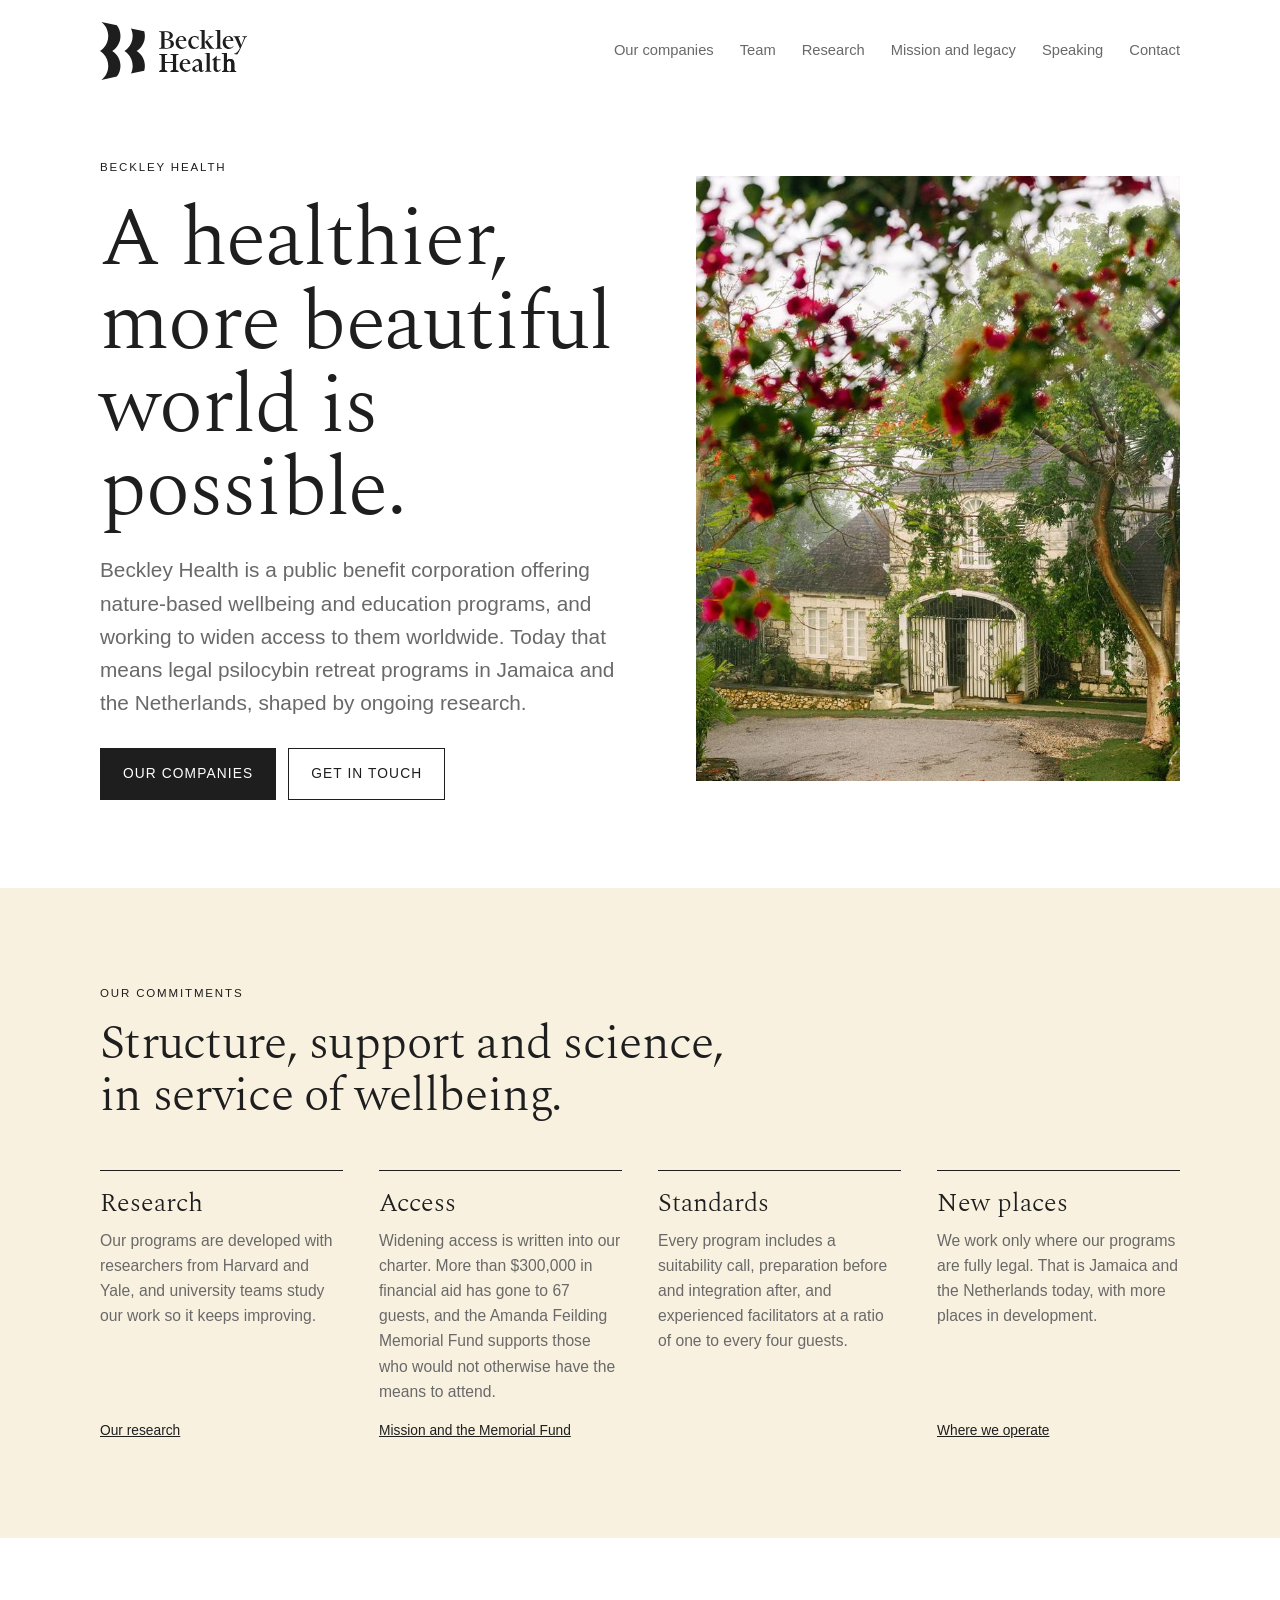
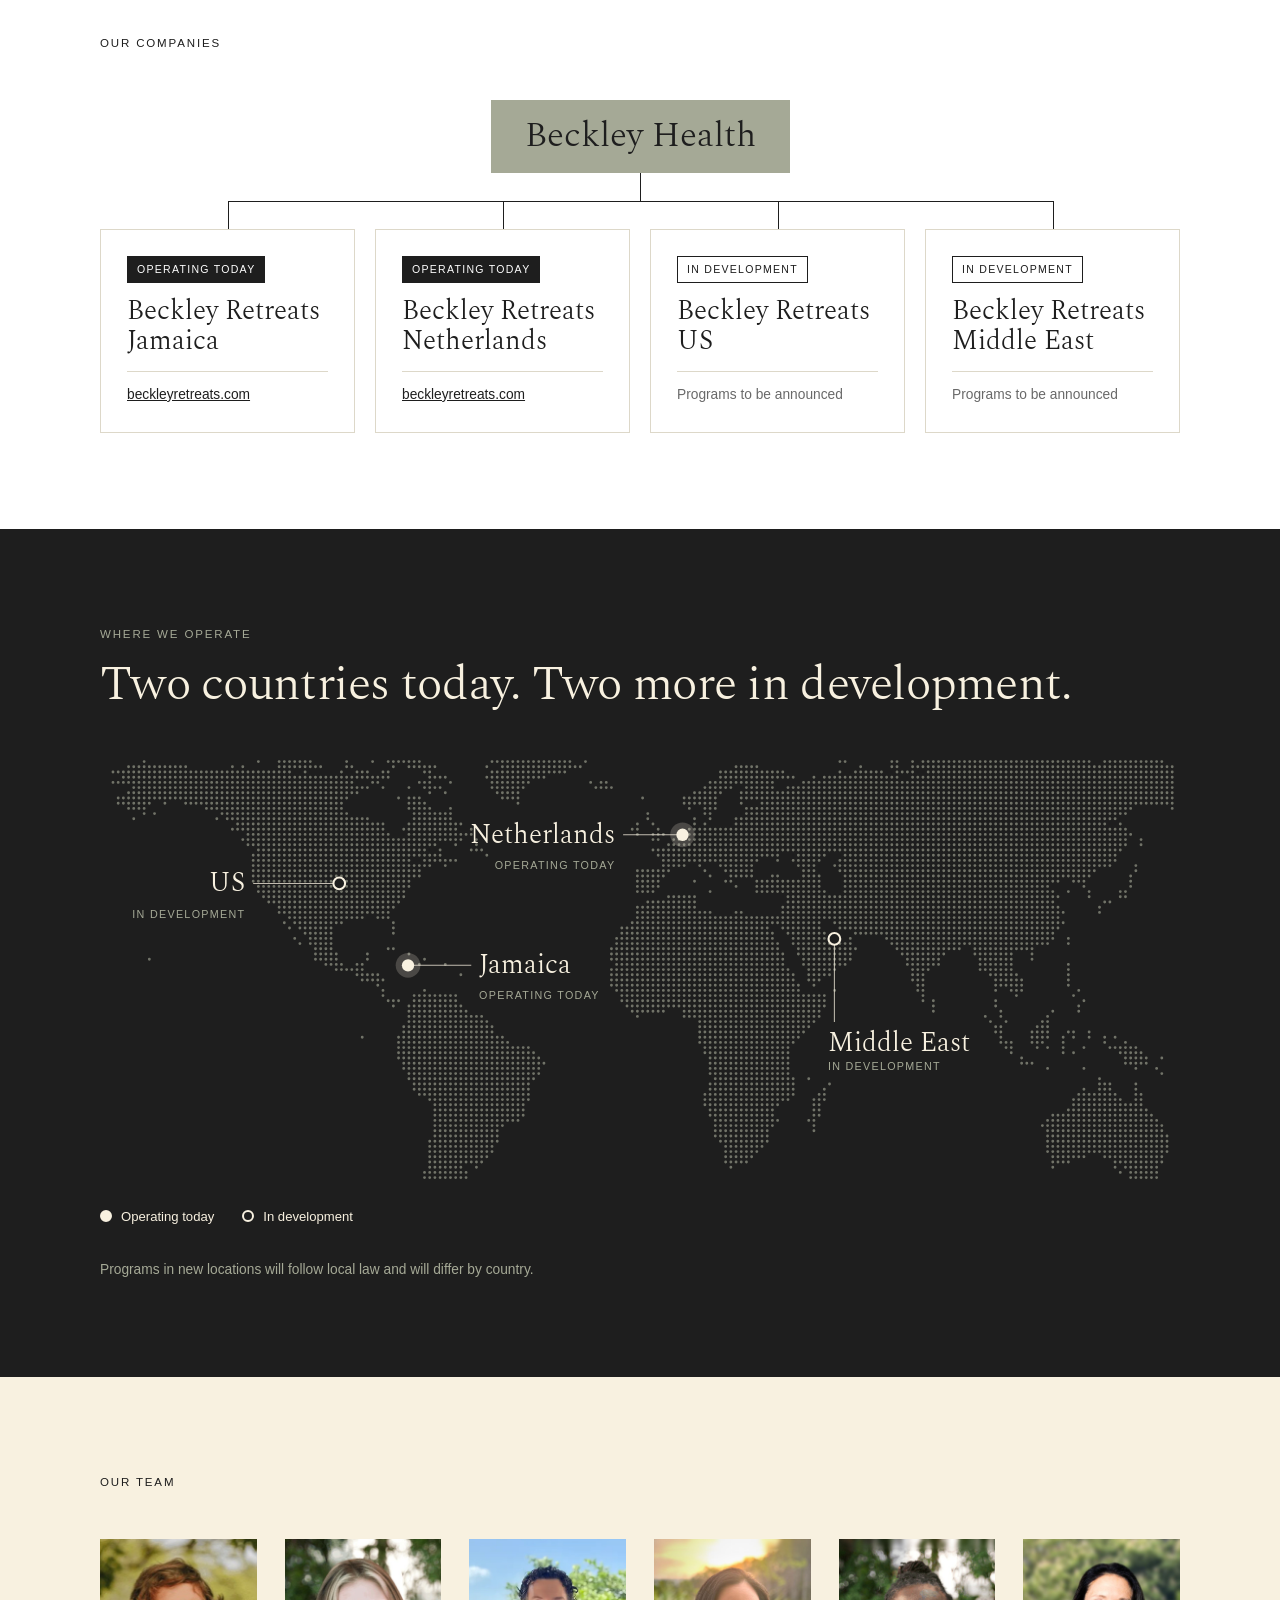
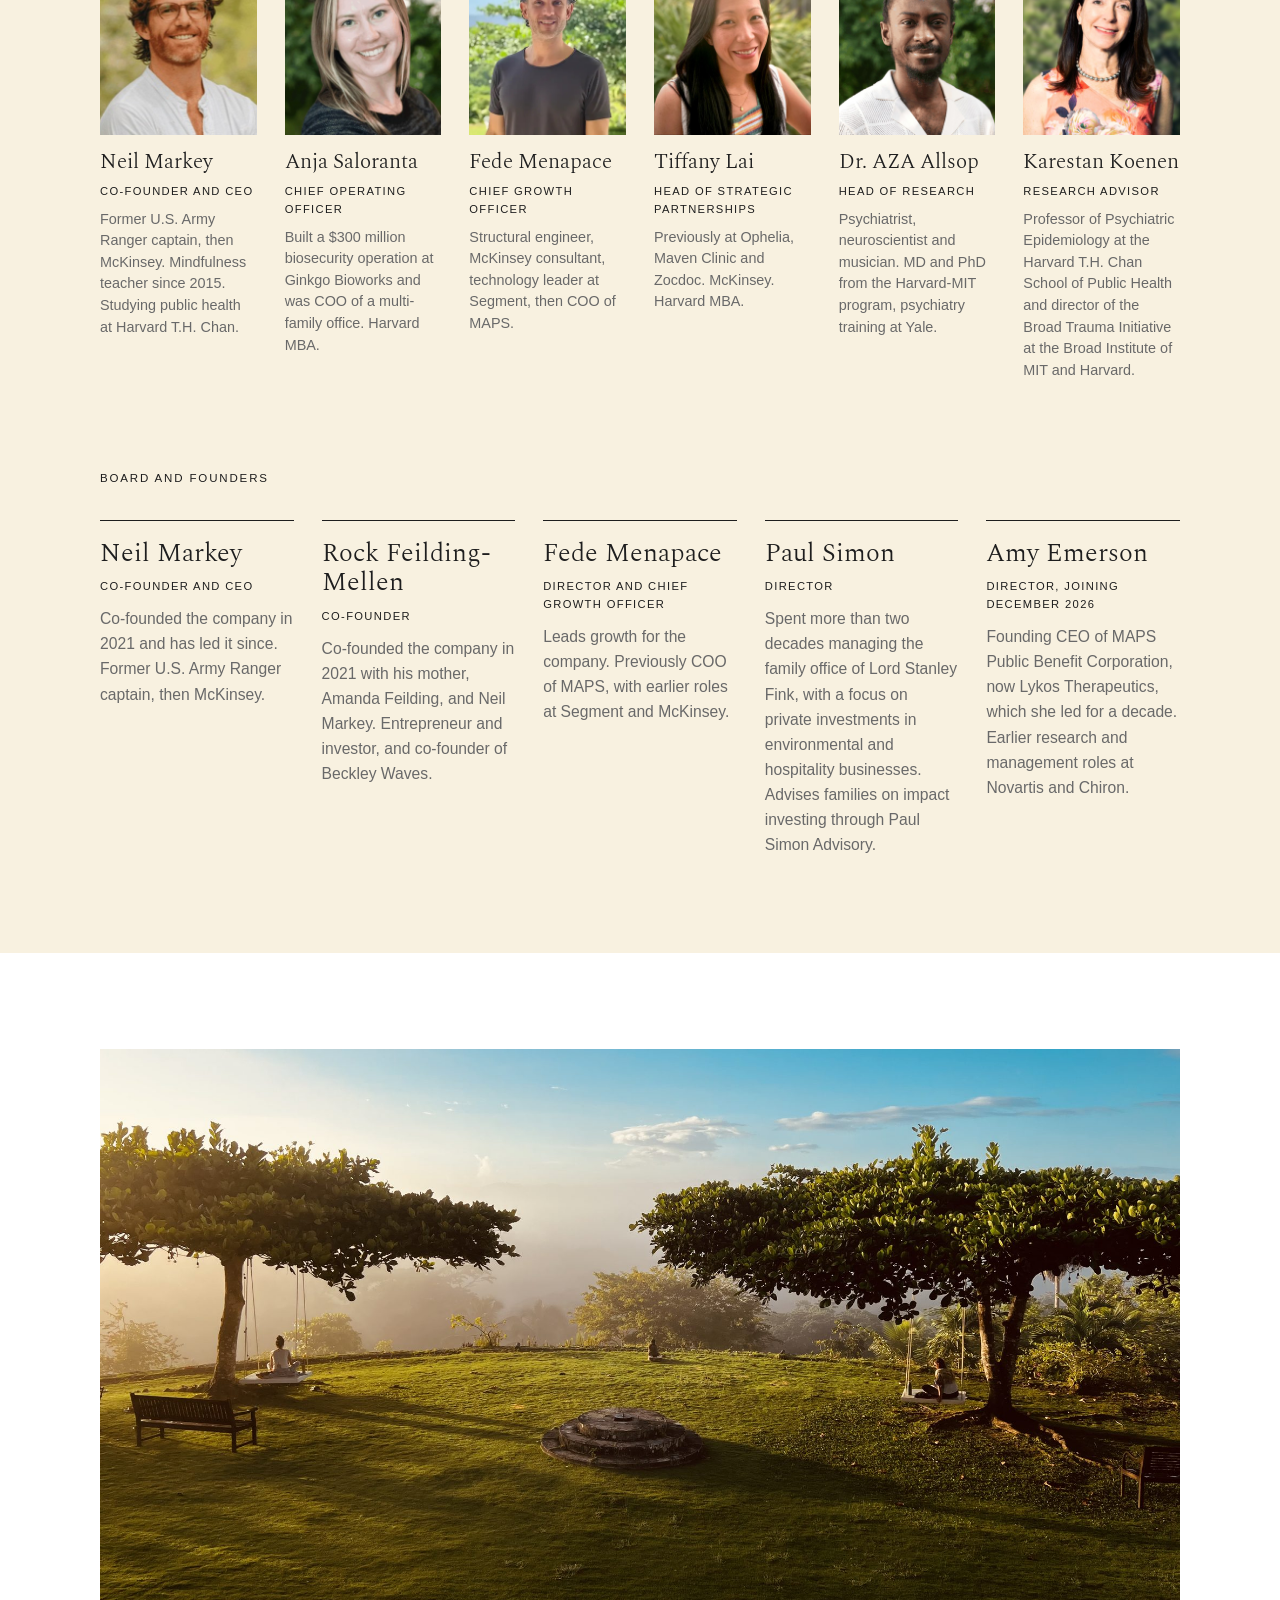
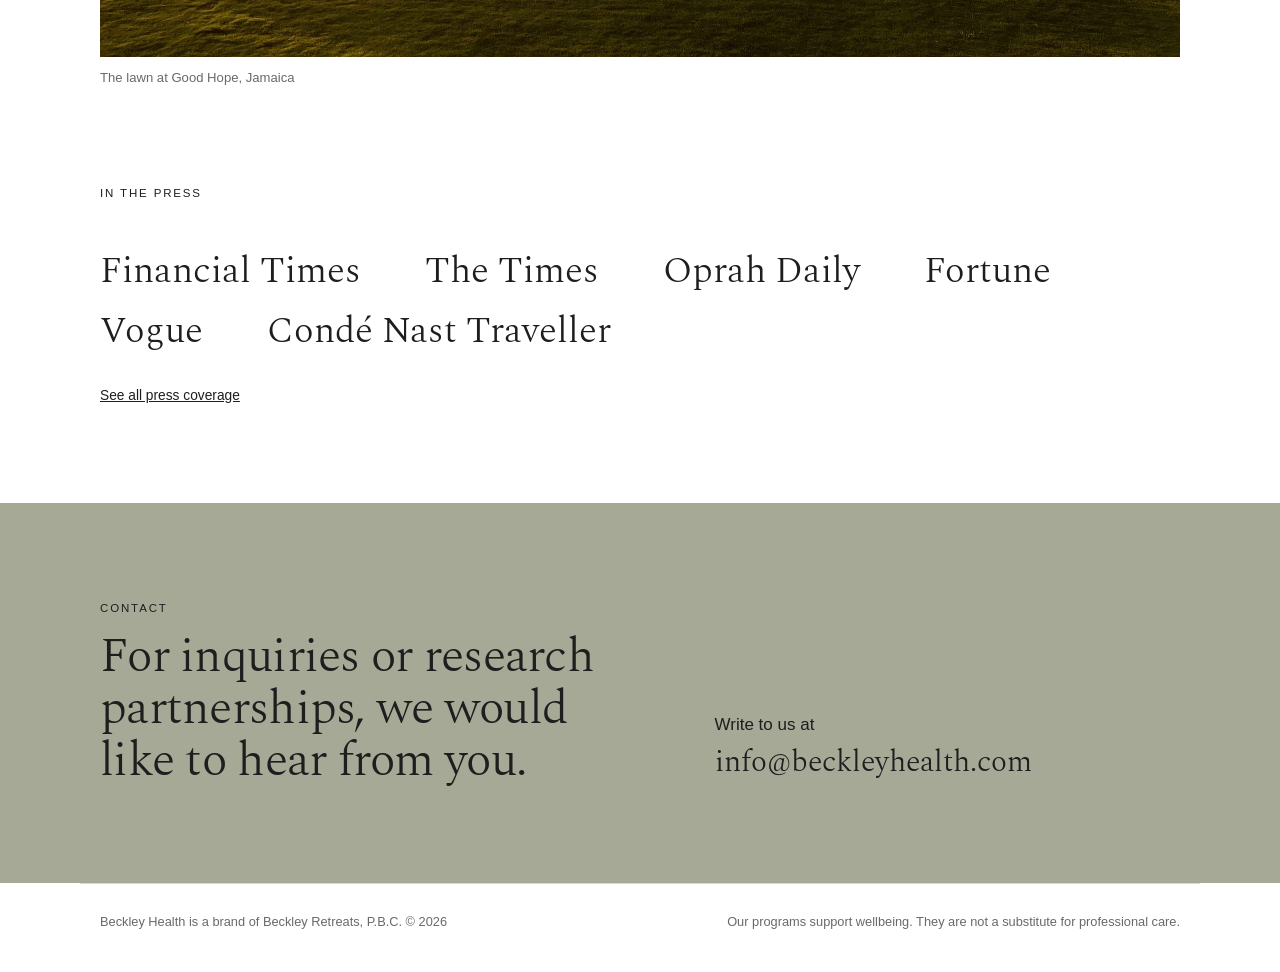
<file: index.html>
<!doctype html>
<html lang="en">
<head>
<meta charset="utf-8">
<meta name="viewport" content="width=device-width, initial-scale=1, viewport-fit=cover">
<title>Beckley Health</title>
<meta name="description" content="Beckley Health is a public benefit corporation offering nature-based wellbeing and education programs, and working to widen access to them worldwide.">
<meta name="robots" content="noindex, nofollow">
<meta property="og:title" content="Beckley Health">
<meta property="og:description" content="Beckley Health is a public benefit corporation offering nature-based wellbeing and education programs, and working to widen access to them worldwide.">
<meta property="og:type" content="website">
<meta property="og:image" content="assets/share.jpg">
<meta name="twitter:card" content="summary_large_image">
<link rel="icon" href="favicon.ico" sizes="48x48">
<link rel="icon" href="assets/favicon.svg" type="image/svg+xml">
<link rel="icon" href="icon-192.png" type="image/png" sizes="192x192">
<link rel="apple-touch-icon" href="apple-touch-icon.png">
<link rel="preconnect" href="https://fonts.googleapis.com">
<link rel="preconnect" href="https://fonts.gstatic.com" crossorigin>
<link rel="stylesheet" href="https://fonts.googleapis.com/css2?family=Spectral:wght@300&display=swap">
<link rel="stylesheet" href="assets/site.css?v=10">
</head>
<body>
<header>
  <div class="wrap">
    <a class="brand" href="#top" aria-label="Beckley Health"><svg viewBox="82 53 1266 499" aria-hidden="true"><g fill="currentColor"><path d="M258.1,427.5c-1.1-52.9-29.1-98.9-70.8-125.2c43.5-27.4,71.9-76.3,70.8-131.4 c-0.7-33.5-12.2-64.3-31.1-89L93.2,53.2c36.4,27.7,59.9,71.5,59.9,120.8c0,40.8-16.1,77.8-42.3,105.1 c-8.5,8.9-18.1,16.7-28.5,23.3c10.4,6.6,20,14.4,28.5,23.3c26.2,27.3,42.3,64.3,42.3,105.1 c0,49.3-23.5,93-59.9,120.8l133.7-28.7C247.1,496.3,258.9,463.2,258.1,427.5z"/><path d="M363.1,173.9c0,40.8-16.1,77.8-42.3,105.1c-8.5,8.9-18.1,16.7-28.5,23.3c10.4,6.6,20,14.4,28.5,23.3 c26.2,27.3,42.3,64.3,42.3,105.1c0,23.7-5.5,46.2-15.2,66.2l114.4-24.5c4-14.2,6.1-29.2,5.8-44.8 c-1.1-52.9-29.1-98.9-70.8-125.2c43.5-27.4,71.9-76.3,70.8-131.4c-0.3-13.4-2.3-26.3-5.8-38.5l-114.4-24.5 C357.7,127.7,363.1,150.2,363.1,173.9z"/><path d="M591.4,277.2c13.6,0,18.3-1.2,18.3-13.1V151.8c0-11.9-4.7-13.1-18.3-13.1v-5.7h58.1 c32.7,0,59.6,11.9,59.6,36.6c0,18.8-17.8,31.2-38.8,34.4c26,2.2,48,14.1,48,36.9c0,28.2-27.2,42.1-60.4,42.1 H591.4V277.2z M637.4,202h8.9c19.5,0,36.1-7.4,36.1-32.2c0-24-16.6-30.4-37.1-30.4h-7.9V202z M654.5,276.7 c19.3,0,35.9-7.7,35.9-34.9c0-24.7-15.8-33.6-37.9-33.6h-15.1v56.9c0,9.9,5,11.6,12.1,11.6H654.5z"/><path d="M786.1,285.4c-29.2,0-53.2-22.3-53.2-54.2c0-32.7,24.7-57.1,50.5-57.1c28.4,0,42.1,22.5,42.1,43 h-67.5c0,0.7,0,1.7,0,2.7c0,29.9,16.8,51.7,40.8,51.7c10.4,0,18.6-4,25.2-12.9l3.2,3 C817.5,277.2,801.9,285.4,786.1,285.4z M758.4,210.9h44.3c-0.7-17.6-6.9-30.2-20-30.2 C769.8,180.7,760.4,191.1,758.4,210.9z"/><path d="M865.8,221.5c0,29.2,16.6,50,38.4,50c10.4,0,17.3-3.5,25-13.1l3.5,3 c-9.7,16.1-26,24-41.1,24c-27.5,0-50.2-21-50.2-53.4c0-33.1,26.2-57.9,54.4-57.9 c13.9,0,20.5,5.9,24.2,5.9c3,0,4-2.2,5-4.7h3.2l2,32.9l-4.5,0.2c-3.5-17.8-15.1-27.2-28.4-27.2 C879.6,181.2,865.8,197.5,865.8,221.5z"/><path d="M956.3,140.6c0-12.1-3-13.4-16.1-13.4v-5.2h42.5v142.3c0,12.1,2.5,13.4,13.4,13.4v5.2h-53.4v-5.2 c11.1,0,13.6-1.2,13.6-13.4V140.6z M1041.7,262.3c9.2,11.9,13.6,14.8,21.8,15.3v5.2h-37.4l-35.9-51 c-3.2-4-5.9-6.9-5.9-6.9l35.4-31.9c3.5-3.2,5.7-5.9,5.7-7.9c0-2.2-3-3.5-10.4-3.5v-5.2h42.5v5.2 c-12.6,0-21,5.7-30.2,13.6l-20.5,17.8L1041.7,262.3z"/><path d="M1074.3,127.2v-5.2h42.5v142.3c0,12.1,2.5,13.4,13.4,13.4v5.2h-53.4v-5.2c11.1,0,13.6-1.2,13.6-13.4 v-123.7C1090.4,128.5,1087.4,127.2,1074.3,127.2z"/><path d="M1190.6,285.4c-29.2,0-53.2-22.3-53.2-54.2c0-32.7,24.7-57.1,50.5-57.1c28.4,0,42.1,22.5,42.1,43 h-67.5c0,0.7,0,1.7,0,2.7c0,29.9,16.8,51.7,40.8,51.7c10.4,0,18.6-4,25.2-12.9l3.2,3 C1222,277.2,1206.4,285.4,1190.6,285.4z M1162.9,210.9h44.3c-0.7-17.6-6.9-30.2-20-30.2 C1174.3,180.7,1164.9,191.1,1162.9,210.9z"/><path d="M1234.1,329.1v-3.2c18.8-2.5,35.9-17.8,51.2-47.5l-38.1-83.9c-5-10.9-6.2-12.9-16.3-12.9v-5.2h55.7v5.2 c-8.4,0-13.4,0.5-13.4,5.4c0,2,0.7,4.2,2.2,7.7l23,55.4l22-54.7c1.2-3.2,2-5.7,2-7.4 c0-5.4-5.4-6.4-14.6-6.4v-5.2h38.6v5.2c-10.9,0-12.4,1.5-17.6,13.8l-33.6,77.4 c-13.4,30.9-26,53-32.7,59.4L1234.1,329.1z"/><path d="M648.6 474.3C633.9 474.3 627.3 474.1 627.3 462.4V405H709.7V462.4C709.7 474.1 703.1 474.3 688.5 474.3V480H745.7V474.3C731 474.3 724.4 474.1 724.4 462.4V347.6C724.4 335.9 731 335.7 745.7 335.7V330H688.5V335.7C703.1 335.7 709.7 335.9 709.7 347.6V398.1H627.3V347.6C627.3 335.9 633.9 335.7 648.6 335.7V330H591.4V335.7C606.1 335.7 612.7 335.9 612.7 347.6V462.4C612.7 474.1 606.1 474.3 591.4 474.3V480H648.6Z"/><path d="M650.4 474.3C635.7 474.3 629.1 474.1 629.1 462.4V405H711.5V462.4C711.5 474.1 704.9 474.3 690.2 474.3V480H747.5V474.3C732.8 474.3 726.2 474.1 726.2 462.4V347.6C726.2 335.9 732.8 335.7 747.5 335.7V330H690.2V335.7C704.9 335.7 711.5 335.9 711.5 347.6V398.1H629.1V347.6C629.1 335.9 635.7 335.7 650.4 335.7V330H593.2V335.7C607.8 335.7 614.4 335.9 614.4 347.6V462.4C614.4 474.1 607.8 474.3 593.2 474.3V480H650.4Z"/><path d="M652.2 474.3C637.5 474.3 630.9 474.1 630.9 462.4V405H713.3V462.4C713.3 474.1 706.7 474.3 692 474.3V480H749.2V474.3C734.6 474.3 728 474.1 728 462.4V347.6C728 335.9 734.6 335.7 749.2 335.7V330H692V335.7C706.7 335.7 713.3 335.9 713.3 347.6V398.1H630.9V347.6C630.9 335.9 637.5 335.7 652.2 335.7V330H594.9V335.7C609.6 335.7 616.2 335.9 616.2 347.6V462.4C616.2 474.1 609.6 474.3 594.9 474.3V480H652.2Z"/><path d="M653.9 474.3C639.3 474.3 632.7 474.1 632.7 462.4V405H715.1V462.4C715.1 474.1 708.5 474.3 693.8 474.3V480H751V474.3C736.3 474.3 729.7 474.1 729.7 462.4V347.6C729.7 335.9 736.3 335.7 751 335.7V330H693.8V335.7C708.5 335.7 715.1 335.9 715.1 347.6V398.1H632.7V347.6C632.7 335.9 639.3 335.7 653.9 335.7V330H596.7V335.7C611.4 335.7 618 335.9 618 347.6V462.4C618 474.1 611.4 474.3 596.7 474.3V480H653.9Z"/><path d="M655.7 474.3C641 474.3 634.4 474.1 634.4 462.4V405H716.8V462.4C716.8 474.1 710.2 474.3 695.6 474.3V480H752.8V474.3C738.1 474.3 731.5 474.1 731.5 462.4V347.6C731.5 335.9 738.1 335.7 752.8 335.7V330H695.6V335.7C710.2 335.7 716.8 335.9 716.8 347.6V398.1H634.4V347.6C634.4 335.9 641 335.7 655.7 335.7V330H598.5V335.7C613.2 335.7 619.8 335.9 619.8 347.6V462.4C619.8 474.1 613.2 474.3 598.5 474.3V480H655.7Z"/><path d="M657.5 474.3C642.8 474.3 636.2 474.1 636.2 462.4V405H718.6V462.4C718.6 474.1 712 474.3 697.3 474.3V480H754.5V474.3C739.9 474.3 733.3 474.1 733.3 462.4V347.6C733.3 335.9 739.9 335.7 754.5 335.7V330H697.3V335.7C712 335.7 718.6 335.9 718.6 347.6V398.1H636.2V347.6C636.2 335.9 642.8 335.7 657.5 335.7V330H600.3V335.7C614.9 335.7 621.5 335.9 621.5 347.6V462.4C621.5 474.1 614.9 474.3 600.3 474.3V480H657.5Z"/><path d="M659.2 474.3C644.6 474.3 638 474.1 638 462.4V405H720.4V462.4C720.4 474.1 713.8 474.3 699.1 474.3V480H756.3V474.3C741.6 474.3 735 474.1 735 462.4V347.6C735 335.9 741.6 335.7 756.3 335.7V330H699.1V335.7C713.8 335.7 720.4 335.9 720.4 347.6V398.1H638V347.6C638 335.9 644.6 335.7 659.2 335.7V330H602V335.7C616.7 335.7 623.3 335.9 623.3 347.6V462.4C623.3 474.1 616.7 474.3 602 474.3V480H659.2Z"/><path d="M661 474.3C646.3 474.3 639.7 474.1 639.7 462.4V405H722.1V462.4C722.1 474.1 715.5 474.3 700.9 474.3V480H758.1V474.3C743.4 474.3 736.8 474.1 736.8 462.4V347.6C736.8 335.9 743.4 335.7 758.1 335.7V330H700.9V335.7C715.5 335.7 722.1 335.9 722.1 347.6V398.1H639.7V347.6C639.7 335.9 646.3 335.7 661 335.7V330H603.8V335.7C618.5 335.7 625.1 335.9 625.1 347.6V462.4C625.1 474.1 618.5 474.3 603.8 474.3V480H661Z"/><path transform="translate(34.2 197.1)" d="M786.1,285.4c-29.2,0-53.2-22.3-53.2-54.2c0-32.7,24.7-57.1,50.5-57.1c28.4,0,42.1,22.5,42.1,43 h-67.5c0,0.7,0,1.7,0,2.7c0,29.9,16.8,51.7,40.8,51.7c10.4,0,18.6-4,25.2-12.9l3.2,3 C817.5,277.2,801.9,285.4,786.1,285.4z M758.4,210.9h44.3c-0.7-17.6-6.9-30.2-20-30.2 C769.8,180.7,760.4,191.1,758.4,210.9z"/><path transform="translate(-269.3 0.0)" d="M1179,384.7c-11.4,0-21,7.7-27,21.5l-5-2c6.4-19.1,22.5-33.1,43.8-33.1 c23.3,0,37.6,14.6,37.6,38.1v51.5c0,6.9,3.7,10.4,7.9,10.4c3.7,0,5.7-1.5,8.9-5.2l3,3.2 c-4.5,7.2-12.4,13.4-22.8,13.4c-10.6,0-19.8-5.9-23-17.3c-6.2,8.9-17.6,17.3-31.2,17.3 c-13.9,0-26.2-8.9-26.2-24.2c0-15.8,13.4-23.5,32.9-30.9l24.2-9.2v-7.2 C1202.2,396.6,1195.3,384.7,1179,384.7z M1185.4,431c-9.4,4-16.3,9.4-16.3,21 c0,10.4,6.7,17.6,16.3,17.6c5.9,0,11.9-3.2,16.8-8.7v-36.1L1185.4,431z"/><path transform="translate(-90.4 197.1)" d="M1074.3,127.2v-5.2h42.5v142.3c0,12.1,2.5,13.4,13.4,13.4v5.2h-53.4v-5.2c11.1,0,13.6-1.2,13.6-13.4 v-123.7C1090.4,128.5,1087.4,127.2,1074.3,127.2z"/><path transform="translate(193.9 0.0)" d="M890.2,344.1h2v29.9c7.9,0,26.7-0.2,33.9-1l-1.5,8.4h-32.4v67.5c0,11.9,5.2,20.5,16.3,20.5 c7.4,0,12.4-3.5,17.6-10.6l3.7,3c-7.9,12.9-19.6,20.5-34.1,20.5c-16.8,0-29.9-12.1-29.9-29.7l0.7-71.5 h-13.1v-3.5C867.2,369.4,881.8,355.5,890.2,344.1z"/><path d="M1177.7 474.8C1165.6 474.8 1161.9 474.6 1161.9 462.4V401.8C1166.5 392.9 1176 384.2 1187.7 384.2C1203.8 384.2 1211.8 395.1 1211.8 413.9V462.4C1211.8 474.6 1208.2 474.8 1196 474.8V480H1242V474.8C1229.6 474.8 1225.9 474.6 1225.9 462.4V410C1225.9 390.1 1216.9 373.6 1195.5 373.6C1178.2 373.6 1166.3 388.4 1161.9 397.3V319.1H1129.3V324.3C1144.9 324.3 1147.8 325 1147.8 337.2V462.4C1147.8 474.6 1144.1 474.8 1131.7 474.8V480H1177.7Z"/><path d="M1179.5 474.8C1167.3 474.8 1163.7 474.6 1163.7 462.4V401.8C1168.3 392.9 1177.8 384.2 1189.5 384.2C1205.5 384.2 1213.6 395.1 1213.6 413.9V462.4C1213.6 474.6 1209.9 474.8 1197.8 474.8V480H1243.8V474.8C1231.3 474.8 1227.7 474.6 1227.7 462.4V410C1227.7 390.1 1218.7 373.6 1197.3 373.6C1180 373.6 1168.1 388.4 1163.7 397.3V319.1H1131.1V324.3C1146.6 324.3 1149.6 325 1149.6 337.2V462.4C1149.6 474.6 1145.9 474.8 1133.5 474.8V480H1179.5Z"/><path d="M1181.3 474.8C1169.1 474.8 1165.4 474.6 1165.4 462.4V401.8C1170.1 392.9 1179.6 384.2 1191.3 384.2C1207.3 384.2 1215.4 395.1 1215.4 413.9V462.4C1215.4 474.6 1211.7 474.8 1199.5 474.8V480H1245.5V474.8C1233.1 474.8 1229.5 474.6 1229.5 462.4V410C1229.5 390.1 1220.5 373.6 1199 373.6C1181.8 373.6 1169.8 388.4 1165.4 397.3V319.1H1132.8V324.3C1148.4 324.3 1151.3 325 1151.3 337.2V462.4C1151.3 474.6 1147.7 474.8 1135.3 474.8V480H1181.3Z"/><path d="M1183 474.8C1170.9 474.8 1167.2 474.6 1167.2 462.4V401.8C1171.8 392.9 1181.3 384.2 1193 384.2C1209.1 384.2 1217.1 395.1 1217.1 413.9V462.4C1217.1 474.6 1213.5 474.8 1201.3 474.8V480H1247.3V474.8C1234.9 474.8 1231.2 474.6 1231.2 462.4V410C1231.2 390.1 1222.2 373.6 1200.8 373.6C1183.5 373.6 1171.6 388.4 1167.2 397.3V319.1H1134.6V324.3C1150.2 324.3 1153.1 325 1153.1 337.2V462.4C1153.1 474.6 1149.5 474.8 1137 474.8V480H1183Z"/><path d="M1184.8 474.8C1172.6 474.8 1169 474.6 1169 462.4V401.8C1173.6 392.9 1183.1 384.2 1194.8 384.2C1210.9 384.2 1218.9 395.1 1218.9 413.9V462.4C1218.9 474.6 1215.2 474.8 1203.1 474.8V480H1249.1V474.8C1236.7 474.8 1233 474.6 1233 462.4V410C1233 390.1 1224 373.6 1202.6 373.6C1185.3 373.6 1173.4 388.4 1169 397.3V319.1H1136.4V324.3C1152 324.3 1154.9 325 1154.9 337.2V462.4C1154.9 474.6 1151.2 474.8 1138.8 474.8V480H1184.8Z"/><path d="M1186.6 474.8C1174.4 474.8 1170.8 474.6 1170.8 462.4V401.8C1175.4 392.9 1184.9 384.2 1196.6 384.2C1212.6 384.2 1220.7 395.1 1220.7 413.9V462.4C1220.7 474.6 1217 474.8 1204.8 474.8V480H1250.8V474.8C1238.4 474.8 1234.8 474.6 1234.8 462.4V410C1234.8 390.1 1225.8 373.6 1204.4 373.6C1187.1 373.6 1175.1 388.4 1170.8 397.3V319.1H1138.1V324.3C1153.7 324.3 1156.6 325 1156.6 337.2V462.4C1156.6 474.6 1153 474.8 1140.6 474.8V480H1186.6Z"/><path d="M1188.4 474.8C1176.2 474.8 1172.5 474.6 1172.5 462.4V401.8C1177.2 392.9 1186.7 384.2 1198.3 384.2C1214.4 384.2 1222.4 395.1 1222.4 413.9V462.4C1222.4 474.6 1218.8 474.8 1206.6 474.8V480H1252.6V474.8C1240.2 474.8 1236.6 474.6 1236.6 462.4V410C1236.6 390.1 1227.5 373.6 1206.1 373.6C1188.8 373.6 1176.9 388.4 1172.5 397.3V319.1H1139.9V324.3C1155.5 324.3 1158.4 325 1158.4 337.2V462.4C1158.4 474.6 1154.8 474.8 1142.4 474.8V480H1188.4Z"/><path d="M1190.1 474.8C1178 474.8 1174.3 474.6 1174.3 462.4V401.8C1178.9 392.9 1188.4 384.2 1200.1 384.2C1216.2 384.2 1224.2 395.1 1224.2 413.9V462.4C1224.2 474.6 1220.6 474.8 1208.4 474.8V480H1254.4V474.8C1242 474.8 1238.3 474.6 1238.3 462.4V410C1238.3 390.1 1229.3 373.6 1207.9 373.6C1190.6 373.6 1178.7 388.4 1174.3 397.3V319.1H1141.7V324.3C1157.3 324.3 1160.2 325 1160.2 337.2V462.4C1160.2 474.6 1156.5 474.8 1144.1 474.8V480H1190.1Z"/></g></svg></a>
    <input type="checkbox" id="nav-t" class="nav-t" aria-label="Open menu"><label for="nav-t" class="menu"><span class="o">Menu</span><span class="c">Close</span></label>
    <nav aria-label="Site"><a href="index.html#companies">Our companies</a><a href="index.html#team">Team</a><a href="research.html">Research</a><a href="mission.html">Mission and legacy</a><a href="speaking.html">Speaking</a><a href="index.html#contact">Contact</a></nav>
  </div>
</header>

<main id="top">
  <div class="hero">
    <div class="wrap">
      <div class="hero-text">
        <div class="eyebrow">Beckley Health</div>
        <h1>A healthier, more beautiful world is possible.</h1>
        <p class="lede">Beckley Health is a public benefit corporation offering nature-based wellbeing and education programs, and working to widen access to them worldwide. Today that means legal psilocybin retreat programs in Jamaica and the Netherlands, shaped by ongoing research.</p>
        <div class="btns"><a class="btn solid" href="#companies">Our companies</a><a class="btn ghost" href="#contact">Get in touch</a></div>
      </div>
      <figure><img src="assets/hero.jpg" srcset="assets/hero-700.jpg 700w, assets/hero.jpg 1200w" sizes="(max-width: 820px) 100vw, 520px" width="1200" height="1799" fetchpriority="high" alt="The drive to the coach house at Good Hope, Jamaica, framed by pink flowers"></figure>
    </div>
  </div>

  <section id="what" class="alt">
    <div class="wrap">
      <div class="sec-head"><div class="eyebrow">Our commitments</div><h2>Structure, support and science, in service of wellbeing.</h2></div>
      <div class="three four">
        <div><h3>Research</h3><p>Our programs are developed with researchers from Harvard and Yale, and university teams study our work so it keeps improving.</p><a class="more" href="research.html">Our research</a></div>
        <div><h3>Access</h3><p>Widening access is written into our charter. More than $300,000 in financial aid has gone to 67 guests, and the Amanda Feilding Memorial Fund supports those who would not otherwise have the means to attend.</p><a class="more" href="mission.html#pbc">Mission and the Memorial Fund</a></div>
        <div><h3>Standards</h3><p>Every program includes a suitability call, preparation before and integration after, and experienced facilitators at a ratio of one to every four guests.</p></div>
        <div><h3>New places</h3><p>We work only where our programs are fully legal. That is Jamaica and the Netherlands today, with more places in development.</p><a class="more" href="#where">Where we operate</a></div>
      </div>
    </div>
  </section>

  <section id="companies">
    <div class="wrap">
      <div class="sec-head"><div class="eyebrow">Our companies</div></div>
      <div class="tree">
        <div class="parent">Beckley Health</div>
        <div class="kids">
          <div class="co">
            <span class="tag live">Operating today</span>
            <div class="name">Beckley Retreats<br>Jamaica</div>
            <a class="more" href="https://www.beckleyretreats.com">beckleyretreats.com</a>
          </div>
          <div class="co">
            <span class="tag live">Operating today</span>
            <div class="name">Beckley Retreats<br>Netherlands</div>
            <a class="more" href="https://www.beckleyretreats.com">beckleyretreats.com</a>
          </div>
          <div class="co">
            <span class="tag">In development</span>
            <div class="name">Beckley Retreats<br>US</div>
            <div class="places">Programs to be announced</div>
          </div>
          <div class="co">
            <span class="tag">In development</span>
            <div class="name">Beckley Retreats<br>Middle East</div>
            <div class="places">Programs to be announced</div>
          </div>
        </div>
      </div>
    </div>
  </section>

  <section class="mapband" id="where">
    <div class="wrap">
      <div class="sec-head"><div class="eyebrow">Where we operate</div><h2>Two countries today. Two more in development.</h2></div>
      <div class="worldmap"><div class="wm-in">
        <img src="assets/map.svg?v=2" alt="World map showing Beckley Retreats in Jamaica and the Netherlands today, with the US and the Middle East in development" width="1664" height="648" loading="lazy">
          <span class="ml l" style="right:86.54%;top:29.54%"><b>US</b><i>In development</i></span>
          <span class="ml r" style="left:35.10%;top:49.00%"><b>Jamaica</b><i>Operating today</i></span>
          <span class="ml l" style="right:52.28%;top:18.00%"><b>Netherlands</b><i>Operating today</i></span>
          <span class="ml b" style="left:67.40%;top:63.72%"><b>Middle East</b><i>In development</i></span>
          <i class="pin soon" style="left:22.15%;top:29.55%"></i><i class="pin live" style="left:28.52%;top:49.00%"></i><i class="pin live" style="left:53.94%;top:18.00%"></i><i class="pin soon" style="left:68.00%;top:42.72%"></i>
      </div></div>
      <p class="legend"><span class="key live"><i></i>Operating today</span><span class="key soon"><i></i>In development</span></p>
      <p class="note mapnote" style="color:#A5A996">Programs in new locations will follow local law and will differ by country.</p>
    </div>
  </section>

  <section id="team" class="alt">
    <div class="wrap">
      <div class="sec-head"><div class="eyebrow">Our team</div></div>
      <div class="people">
        <div class="person"><img src="assets/team-neil.jpg" alt="Neil Markey" loading="lazy" width="640" height="800"><h3>Neil Markey</h3><div class="role">Co-Founder and CEO</div><p>Former U.S. Army Ranger captain, then McKinsey. Mindfulness teacher since 2015. Studying public health at Harvard T.H. Chan.</p></div>
        <div class="person"><img src="assets/team-anja.jpg" alt="Anja Saloranta" loading="lazy" width="640" height="800"><h3>Anja Saloranta</h3><div class="role">Chief Operating Officer</div><p>Built a $300 million biosecurity operation at Ginkgo Bioworks and was COO of a multi-family office. Harvard MBA.</p></div>
        <div class="person"><img src="assets/team-fede.jpg?v=2" alt="Fede Menapace" loading="lazy" width="640" height="800"><h3>Fede Menapace</h3><div class="role">Chief Growth Officer</div><p>Structural engineer, McKinsey consultant, technology leader at Segment, then COO of MAPS.</p></div>
        <div class="person"><img src="assets/team-tiffany.jpg?v=3" alt="Tiffany Lai" loading="lazy" width="640" height="800"><h3>Tiffany Lai</h3><div class="role">Head of Strategic Partnerships</div><p>Previously at Ophelia, Maven Clinic and Zocdoc. McKinsey. Harvard MBA.</p></div>
        <div class="person"><img src="assets/team-aza.jpg?v=2" alt="Dr. AZA Allsop" loading="lazy" width="640" height="800"><h3>Dr. AZA Allsop</h3><div class="role">Head of Research</div><p>Psychiatrist, neuroscientist and musician. MD and PhD from the Harvard-MIT program, psychiatry training at Yale.</p></div>
        <div class="person"><img src="assets/team-karestan.jpg?v=2" alt="Karestan Koenen" loading="lazy" width="640" height="800"><h3>Karestan Koenen</h3><div class="role">Research Advisor</div><p>Professor of Psychiatric Epidemiology at the Harvard T.H. Chan School of Public Health and director of the Broad Trauma Initiative at the Broad Institute of MIT and Harvard.</p></div>
      </div>
      <div class="sec-head board-head" id="board"><div class="eyebrow">Board and founders</div></div>
      <div class="three four five board">
        <div><h3>Neil Markey</h3><div class="role">Co-Founder and CEO</div><p>Co-founded the company in 2021 and has led it since. Former U.S. Army Ranger captain, then McKinsey.</p></div>
        <div><h3>Rock Feilding-Mellen</h3><div class="role">Co-Founder</div><p>Co-founded the company in 2021 with his mother, Amanda Feilding, and Neil Markey. Entrepreneur and investor, and co-founder of Beckley Waves.</p></div>
        <div><h3>Fede Menapace</h3><div class="role">Director and Chief Growth Officer</div><p>Leads growth for the company. Previously COO of MAPS, with earlier roles at Segment and McKinsey.</p></div>
        <div><h3>Paul Simon</h3><div class="role">Director</div><p>Spent more than two decades managing the family office of Lord Stanley Fink, with a focus on private investments in environmental and hospitality businesses. Advises families on impact investing through Paul Simon Advisory.</p></div>
        <div><h3>Amy Emerson</h3><div class="role">Director, joining December 2026</div><p>Founding CEO of MAPS Public Benefit Corporation, now Lykos Therapeutics, which she led for a decade. Earlier research and management roles at Novartis and Chiron.</p></div>
      </div>
    </div>
  </section>

  <section class="photo">
    <div class="wrap">
      <figure><img src="assets/lawn.jpg?v=2" alt="Morning light across the lawn at Good Hope, Jamaica, with two spreading trees and mist over the hills beyond" width="2000" height="1125" loading="lazy"><figcaption>The lawn at Good Hope, Jamaica</figcaption></figure>
    </div>
  </section>

  <section id="press">
    <div class="wrap">
      <div class="sec-head"><div class="eyebrow">In the press</div></div>
      <div class="press">
        <a href="https://www.ft.com/content/413af6e6-0344-4567-94ee-1cba0a21e462" rel="noopener">Financial Times</a>
        <a href="https://www.thetimes.com/life-style/health-fitness/article/posh-magic-mushroom-retreat-fp097n8jj" rel="noopener">The Times</a>
        <a href="https://www.oprahdaily.com/life/health/a71495140/psychedelic-retreat-experience/" rel="noopener">Oprah Daily</a>
        <a href="https://fortune.com/2024/08/26/psychedelic-mushroom-retreat-leadership-management-self-improvement-c-suite/" rel="noopener">Fortune</a>
        <a href="https://www.vogue.com/article/are-psychedelic-retreats-the-future-of-wellness-travel" rel="noopener">Vogue</a>
        <a href="https://www.cntraveller.com/article/the-rise-of-psychedelic-retreats" rel="noopener">Condé Nast Traveller</a>
      </div>
      <p class="note"><a href="https://www.beckleyretreats.com/press">See all press coverage</a></p>
    </div>
  </section>

  <section id="contact" class="band">
    <div class="wrap">
      <div><div class="eyebrow">Contact</div><h2 style="margin-top:14px">For inquiries or research partnerships, we would like to hear from you.</h2></div>
      <div><p>Write to us at</p><p class="mail">info@beckleyhealth.com</p></div>
    </div>
  </section>
</main>

<footer>
  <div class="wrap">
    <span>Beckley Health is a brand of Beckley Retreats, P.B.C. &copy; 2026</span>
    <span>Our programs support wellbeing. They are not a substitute for professional care.</span>
  </div>
</footer>

</body>
</html>
</file>
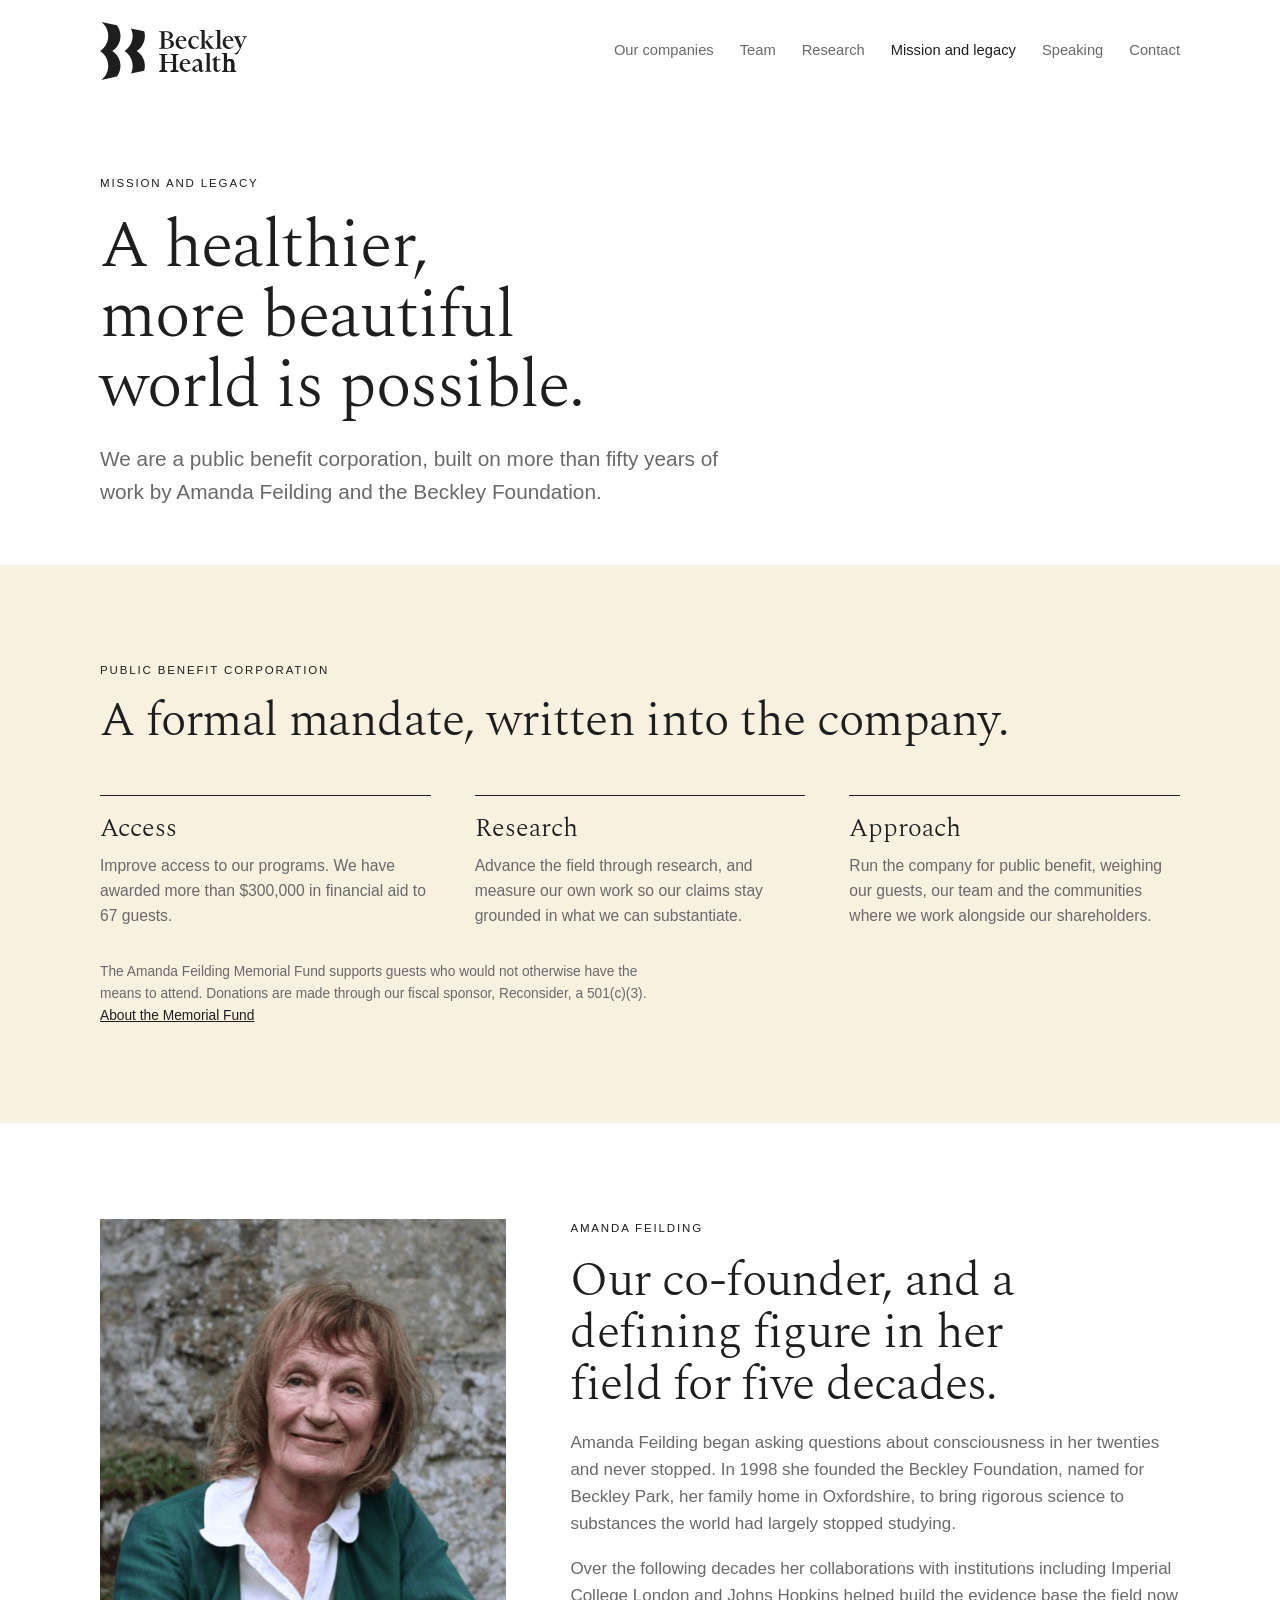
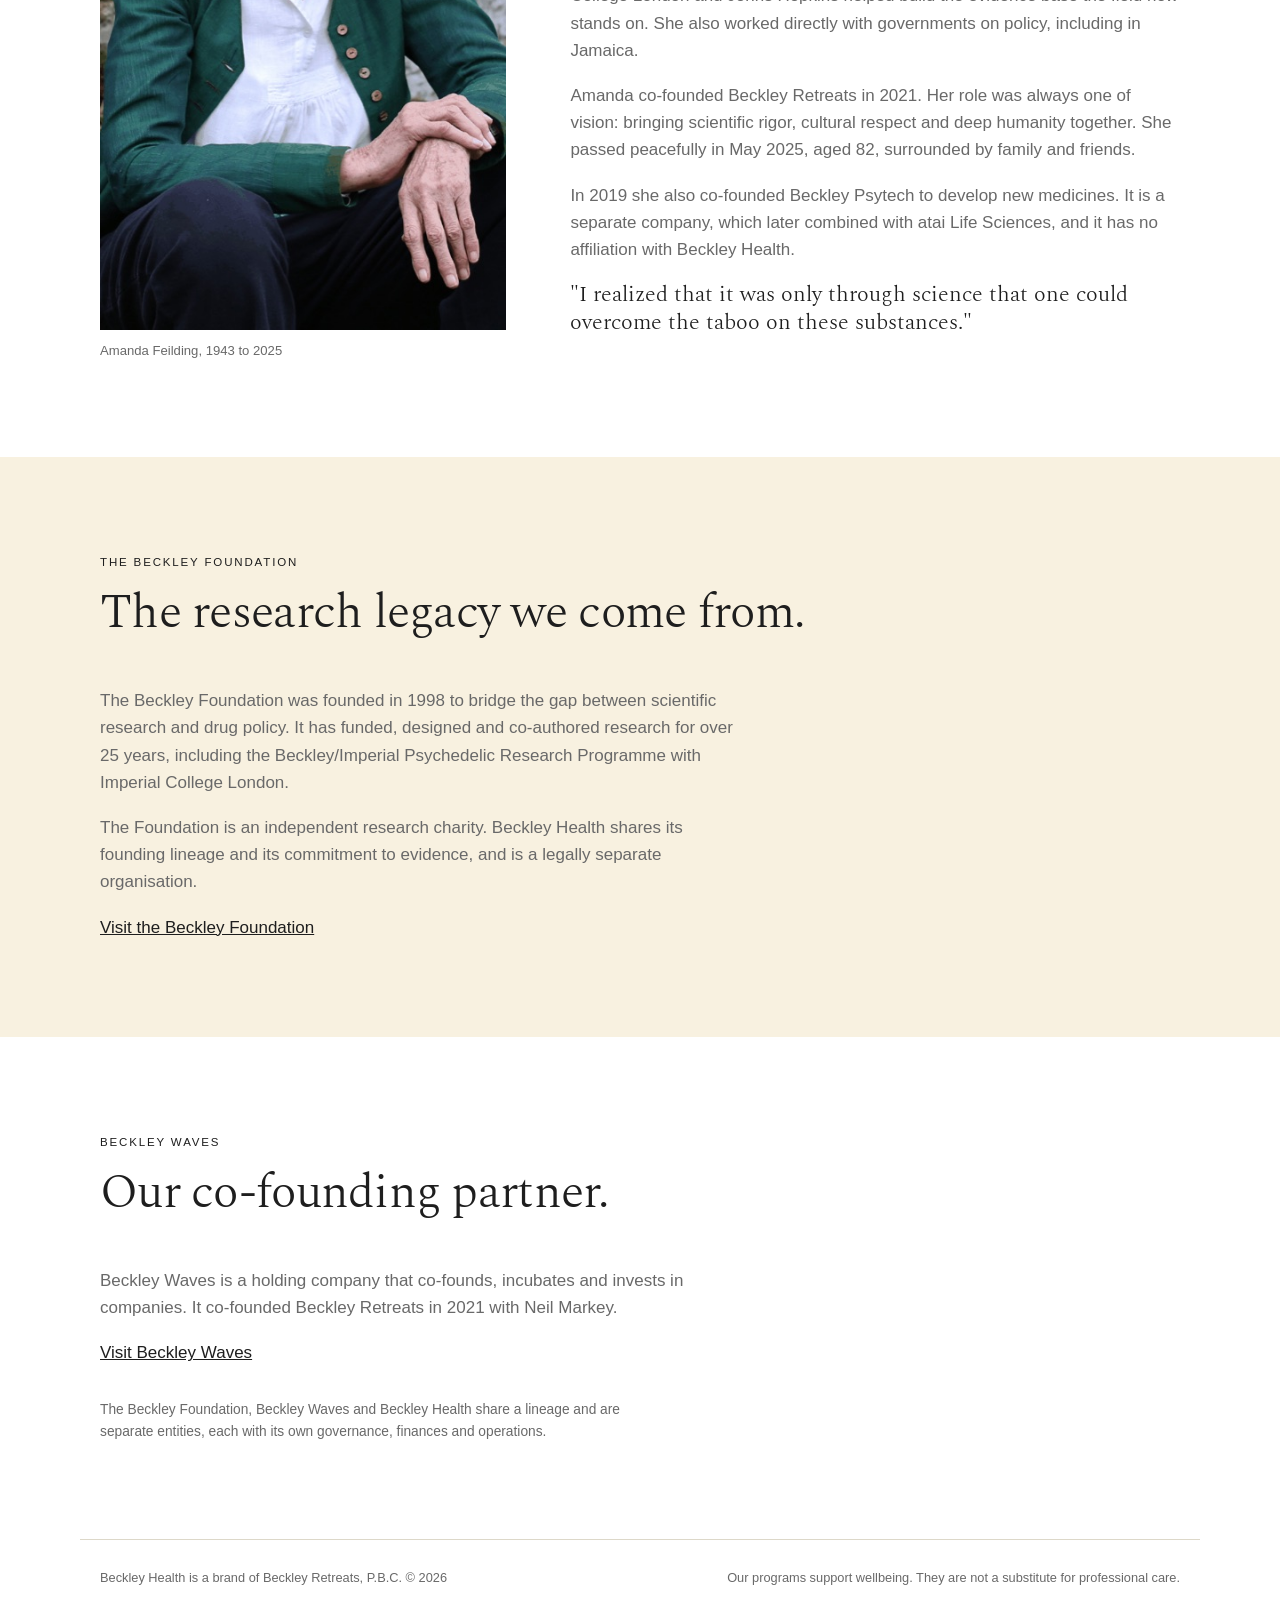
<file: ecosystem.html>
<!doctype html>
<html lang="en">
<head>
<meta charset="utf-8">
<meta name="robots" content="noindex">
<meta http-equiv="refresh" content="0; url=mission.html#foundation">
<link rel="canonical" href="https://beckleyhealth.com/mission.html">
<title>Mission and legacy | Beckley Health</title>
</head>
<body>
<p><a href="mission.html#foundation">This page has moved to Mission and legacy.</a></p>
</body>
</html>
</file>
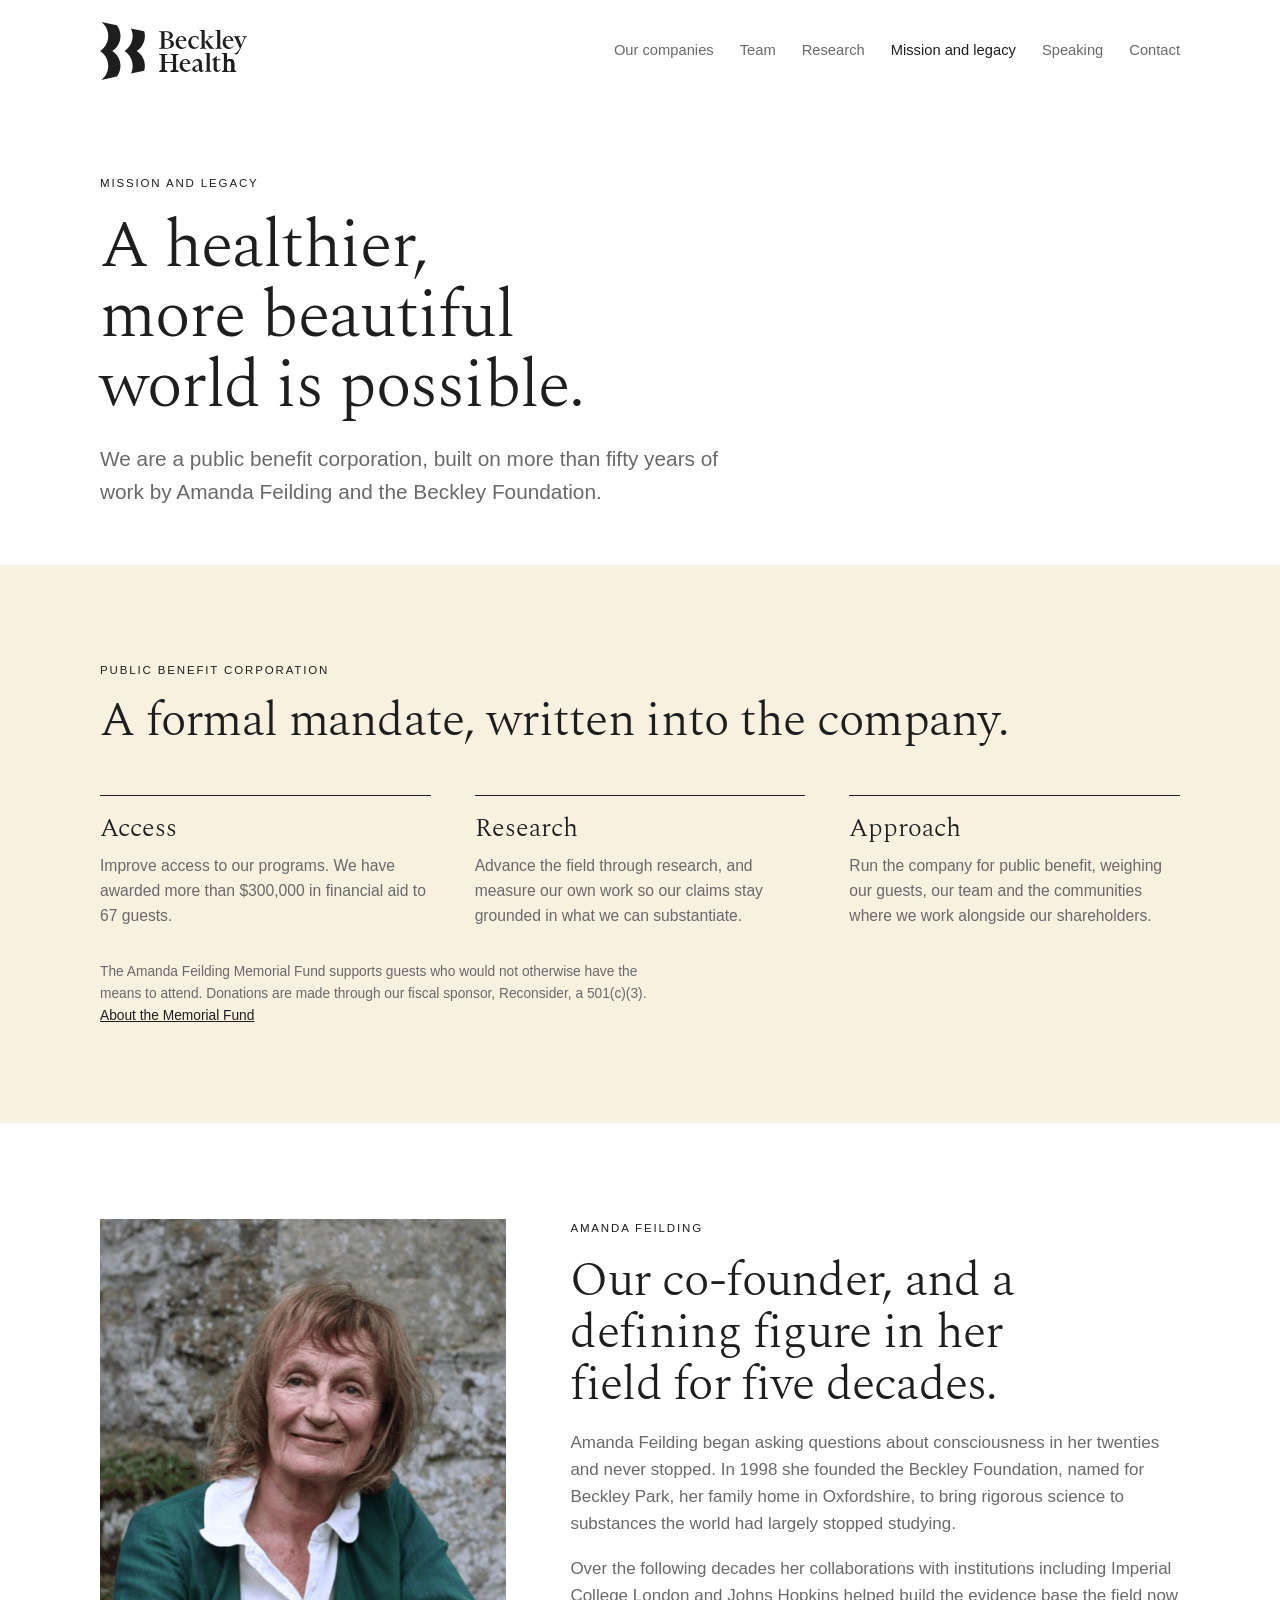
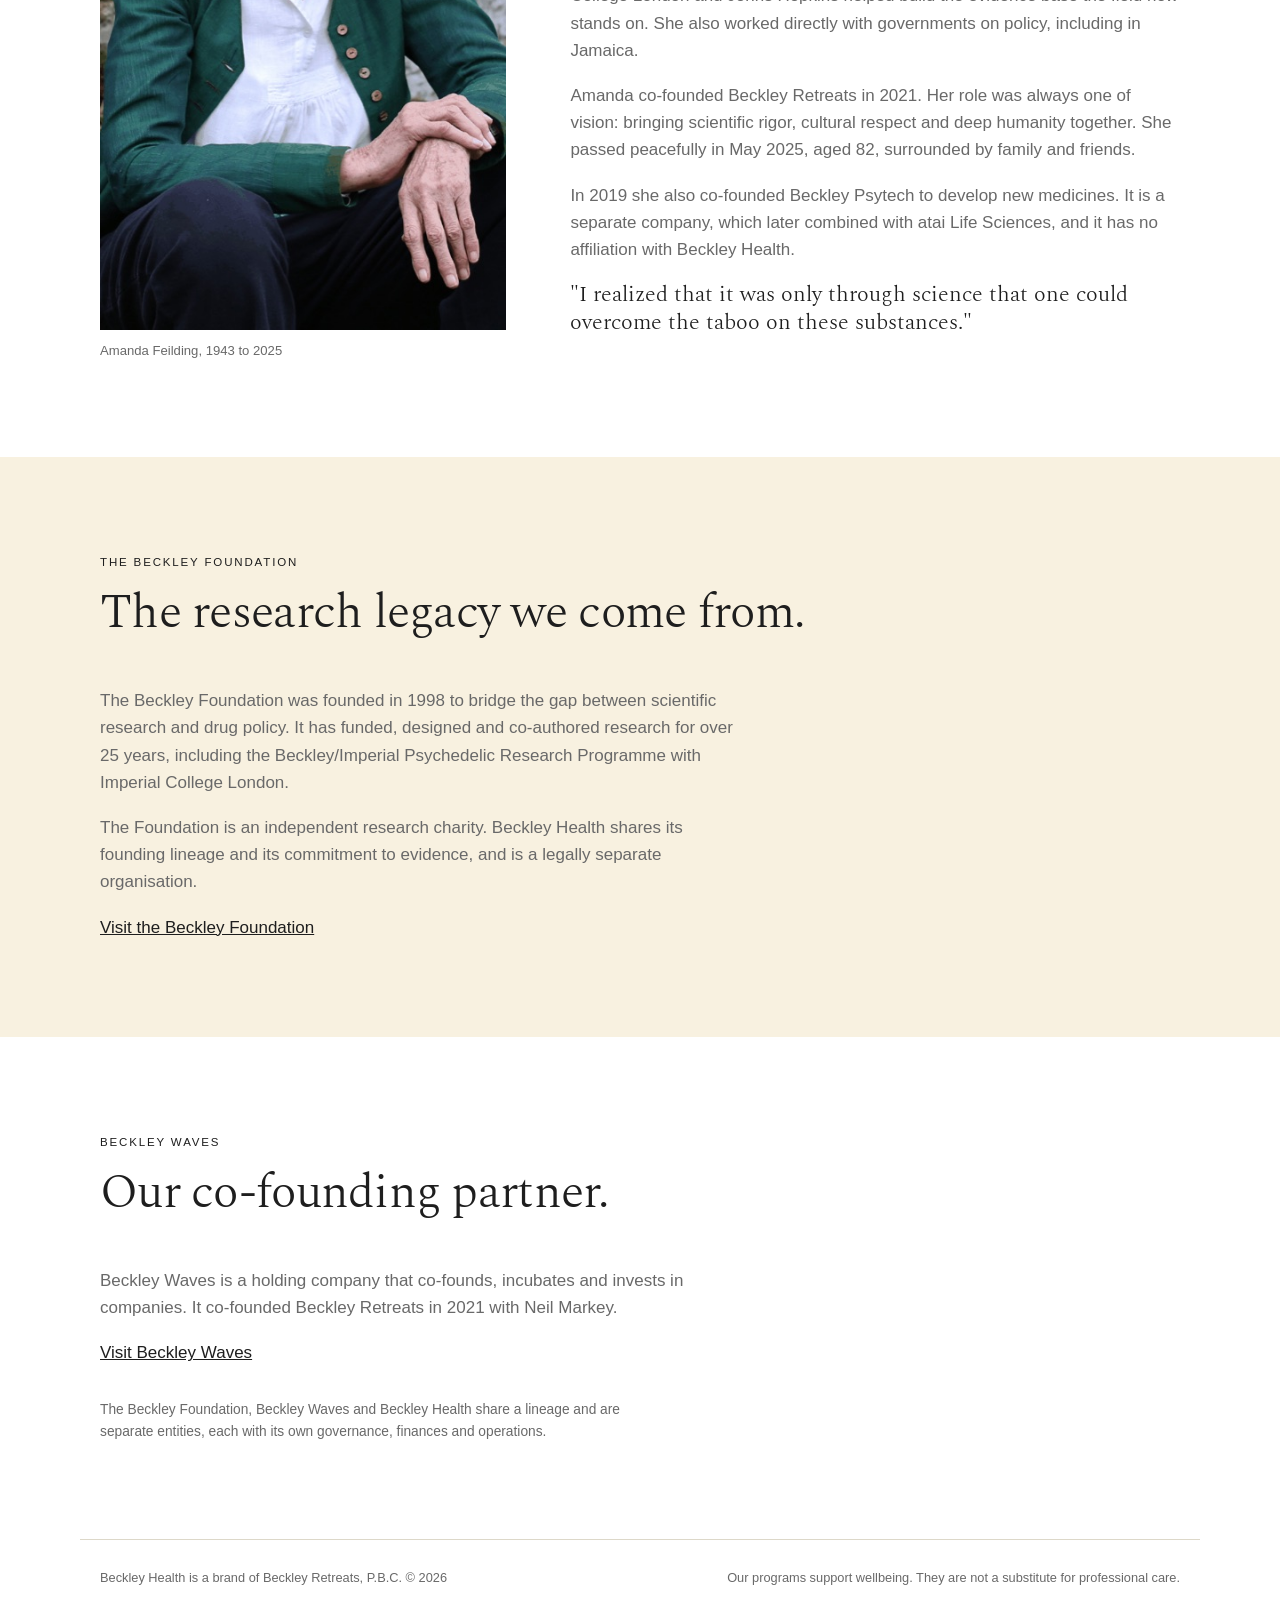
<file: mission.html>
<!doctype html>
<html lang="en">
<head>
<meta charset="utf-8">
<meta name="viewport" content="width=device-width, initial-scale=1, viewport-fit=cover">
<title>Mission and legacy | Beckley Health</title>
<meta name="description" content="Beckley Health is a public benefit corporation built on the work of Amanda Feilding and the Beckley Foundation.">
<meta name="robots" content="noindex, nofollow">
<meta property="og:title" content="Mission and legacy | Beckley Health">
<meta property="og:description" content="Beckley Health is a public benefit corporation built on the work of Amanda Feilding and the Beckley Foundation.">
<meta property="og:type" content="website">
<meta property="og:image" content="assets/share.jpg">
<meta name="twitter:card" content="summary_large_image">
<link rel="icon" href="favicon.ico" sizes="48x48">
<link rel="icon" href="assets/favicon.svg" type="image/svg+xml">
<link rel="icon" href="icon-192.png" type="image/png" sizes="192x192">
<link rel="apple-touch-icon" href="apple-touch-icon.png">
<link rel="preconnect" href="https://fonts.googleapis.com">
<link rel="preconnect" href="https://fonts.gstatic.com" crossorigin>
<link rel="stylesheet" href="https://fonts.googleapis.com/css2?family=Spectral:wght@300&display=swap">
<link rel="stylesheet" href="assets/site.css?v=4">
</head>
<body>
<header>
  <div class="wrap">
    <a class="brand" href="index.html" aria-label="Beckley Health"><svg viewBox="82 53 1266 499" aria-hidden="true"><g fill="currentColor"><path d="M258.1,427.5c-1.1-52.9-29.1-98.9-70.8-125.2c43.5-27.4,71.9-76.3,70.8-131.4 c-0.7-33.5-12.2-64.3-31.1-89L93.2,53.2c36.4,27.7,59.9,71.5,59.9,120.8c0,40.8-16.1,77.8-42.3,105.1 c-8.5,8.9-18.1,16.7-28.5,23.3c10.4,6.6,20,14.4,28.5,23.3c26.2,27.3,42.3,64.3,42.3,105.1 c0,49.3-23.5,93-59.9,120.8l133.7-28.7C247.1,496.3,258.9,463.2,258.1,427.5z"/><path d="M363.1,173.9c0,40.8-16.1,77.8-42.3,105.1c-8.5,8.9-18.1,16.7-28.5,23.3c10.4,6.6,20,14.4,28.5,23.3 c26.2,27.3,42.3,64.3,42.3,105.1c0,23.7-5.5,46.2-15.2,66.2l114.4-24.5c4-14.2,6.1-29.2,5.8-44.8 c-1.1-52.9-29.1-98.9-70.8-125.2c43.5-27.4,71.9-76.3,70.8-131.4c-0.3-13.4-2.3-26.3-5.8-38.5l-114.4-24.5 C357.7,127.7,363.1,150.2,363.1,173.9z"/><path d="M591.4,277.2c13.6,0,18.3-1.2,18.3-13.1V151.8c0-11.9-4.7-13.1-18.3-13.1v-5.7h58.1 c32.7,0,59.6,11.9,59.6,36.6c0,18.8-17.8,31.2-38.8,34.4c26,2.2,48,14.1,48,36.9c0,28.2-27.2,42.1-60.4,42.1 H591.4V277.2z M637.4,202h8.9c19.5,0,36.1-7.4,36.1-32.2c0-24-16.6-30.4-37.1-30.4h-7.9V202z M654.5,276.7 c19.3,0,35.9-7.7,35.9-34.9c0-24.7-15.8-33.6-37.9-33.6h-15.1v56.9c0,9.9,5,11.6,12.1,11.6H654.5z"/><path d="M786.1,285.4c-29.2,0-53.2-22.3-53.2-54.2c0-32.7,24.7-57.1,50.5-57.1c28.4,0,42.1,22.5,42.1,43 h-67.5c0,0.7,0,1.7,0,2.7c0,29.9,16.8,51.7,40.8,51.7c10.4,0,18.6-4,25.2-12.9l3.2,3 C817.5,277.2,801.9,285.4,786.1,285.4z M758.4,210.9h44.3c-0.7-17.6-6.9-30.2-20-30.2 C769.8,180.7,760.4,191.1,758.4,210.9z"/><path d="M865.8,221.5c0,29.2,16.6,50,38.4,50c10.4,0,17.3-3.5,25-13.1l3.5,3 c-9.7,16.1-26,24-41.1,24c-27.5,0-50.2-21-50.2-53.4c0-33.1,26.2-57.9,54.4-57.9 c13.9,0,20.5,5.9,24.2,5.9c3,0,4-2.2,5-4.7h3.2l2,32.9l-4.5,0.2c-3.5-17.8-15.1-27.2-28.4-27.2 C879.6,181.2,865.8,197.5,865.8,221.5z"/><path d="M956.3,140.6c0-12.1-3-13.4-16.1-13.4v-5.2h42.5v142.3c0,12.1,2.5,13.4,13.4,13.4v5.2h-53.4v-5.2 c11.1,0,13.6-1.2,13.6-13.4V140.6z M1041.7,262.3c9.2,11.9,13.6,14.8,21.8,15.3v5.2h-37.4l-35.9-51 c-3.2-4-5.9-6.9-5.9-6.9l35.4-31.9c3.5-3.2,5.7-5.9,5.7-7.9c0-2.2-3-3.5-10.4-3.5v-5.2h42.5v5.2 c-12.6,0-21,5.7-30.2,13.6l-20.5,17.8L1041.7,262.3z"/><path d="M1074.3,127.2v-5.2h42.5v142.3c0,12.1,2.5,13.4,13.4,13.4v5.2h-53.4v-5.2c11.1,0,13.6-1.2,13.6-13.4 v-123.7C1090.4,128.5,1087.4,127.2,1074.3,127.2z"/><path d="M1190.6,285.4c-29.2,0-53.2-22.3-53.2-54.2c0-32.7,24.7-57.1,50.5-57.1c28.4,0,42.1,22.5,42.1,43 h-67.5c0,0.7,0,1.7,0,2.7c0,29.9,16.8,51.7,40.8,51.7c10.4,0,18.6-4,25.2-12.9l3.2,3 C1222,277.2,1206.4,285.4,1190.6,285.4z M1162.9,210.9h44.3c-0.7-17.6-6.9-30.2-20-30.2 C1174.3,180.7,1164.9,191.1,1162.9,210.9z"/><path d="M1234.1,329.1v-3.2c18.8-2.5,35.9-17.8,51.2-47.5l-38.1-83.9c-5-10.9-6.2-12.9-16.3-12.9v-5.2h55.7v5.2 c-8.4,0-13.4,0.5-13.4,5.4c0,2,0.7,4.2,2.2,7.7l23,55.4l22-54.7c1.2-3.2,2-5.7,2-7.4 c0-5.4-5.4-6.4-14.6-6.4v-5.2h38.6v5.2c-10.9,0-12.4,1.5-17.6,13.8l-33.6,77.4 c-13.4,30.9-26,53-32.7,59.4L1234.1,329.1z"/><path d="M648.6 474.3C633.9 474.3 627.3 474.1 627.3 462.4V405H709.7V462.4C709.7 474.1 703.1 474.3 688.5 474.3V480H745.7V474.3C731 474.3 724.4 474.1 724.4 462.4V347.6C724.4 335.9 731 335.7 745.7 335.7V330H688.5V335.7C703.1 335.7 709.7 335.9 709.7 347.6V398.1H627.3V347.6C627.3 335.9 633.9 335.7 648.6 335.7V330H591.4V335.7C606.1 335.7 612.7 335.9 612.7 347.6V462.4C612.7 474.1 606.1 474.3 591.4 474.3V480H648.6Z"/><path d="M650.4 474.3C635.7 474.3 629.1 474.1 629.1 462.4V405H711.5V462.4C711.5 474.1 704.9 474.3 690.2 474.3V480H747.5V474.3C732.8 474.3 726.2 474.1 726.2 462.4V347.6C726.2 335.9 732.8 335.7 747.5 335.7V330H690.2V335.7C704.9 335.7 711.5 335.9 711.5 347.6V398.1H629.1V347.6C629.1 335.9 635.7 335.7 650.4 335.7V330H593.2V335.7C607.8 335.7 614.4 335.9 614.4 347.6V462.4C614.4 474.1 607.8 474.3 593.2 474.3V480H650.4Z"/><path d="M652.2 474.3C637.5 474.3 630.9 474.1 630.9 462.4V405H713.3V462.4C713.3 474.1 706.7 474.3 692 474.3V480H749.2V474.3C734.6 474.3 728 474.1 728 462.4V347.6C728 335.9 734.6 335.7 749.2 335.7V330H692V335.7C706.7 335.7 713.3 335.9 713.3 347.6V398.1H630.9V347.6C630.9 335.9 637.5 335.7 652.2 335.7V330H594.9V335.7C609.6 335.7 616.2 335.9 616.2 347.6V462.4C616.2 474.1 609.6 474.3 594.9 474.3V480H652.2Z"/><path d="M653.9 474.3C639.3 474.3 632.7 474.1 632.7 462.4V405H715.1V462.4C715.1 474.1 708.5 474.3 693.8 474.3V480H751V474.3C736.3 474.3 729.7 474.1 729.7 462.4V347.6C729.7 335.9 736.3 335.7 751 335.7V330H693.8V335.7C708.5 335.7 715.1 335.9 715.1 347.6V398.1H632.7V347.6C632.7 335.9 639.3 335.7 653.9 335.7V330H596.7V335.7C611.4 335.7 618 335.9 618 347.6V462.4C618 474.1 611.4 474.3 596.7 474.3V480H653.9Z"/><path d="M655.7 474.3C641 474.3 634.4 474.1 634.4 462.4V405H716.8V462.4C716.8 474.1 710.2 474.3 695.6 474.3V480H752.8V474.3C738.1 474.3 731.5 474.1 731.5 462.4V347.6C731.5 335.9 738.1 335.7 752.8 335.7V330H695.6V335.7C710.2 335.7 716.8 335.9 716.8 347.6V398.1H634.4V347.6C634.4 335.9 641 335.7 655.7 335.7V330H598.5V335.7C613.2 335.7 619.8 335.9 619.8 347.6V462.4C619.8 474.1 613.2 474.3 598.5 474.3V480H655.7Z"/><path d="M657.5 474.3C642.8 474.3 636.2 474.1 636.2 462.4V405H718.6V462.4C718.6 474.1 712 474.3 697.3 474.3V480H754.5V474.3C739.9 474.3 733.3 474.1 733.3 462.4V347.6C733.3 335.9 739.9 335.7 754.5 335.7V330H697.3V335.7C712 335.7 718.6 335.9 718.6 347.6V398.1H636.2V347.6C636.2 335.9 642.8 335.7 657.5 335.7V330H600.3V335.7C614.9 335.7 621.5 335.9 621.5 347.6V462.4C621.5 474.1 614.9 474.3 600.3 474.3V480H657.5Z"/><path d="M659.2 474.3C644.6 474.3 638 474.1 638 462.4V405H720.4V462.4C720.4 474.1 713.8 474.3 699.1 474.3V480H756.3V474.3C741.6 474.3 735 474.1 735 462.4V347.6C735 335.9 741.6 335.7 756.3 335.7V330H699.1V335.7C713.8 335.7 720.4 335.9 720.4 347.6V398.1H638V347.6C638 335.9 644.6 335.7 659.2 335.7V330H602V335.7C616.7 335.7 623.3 335.9 623.3 347.6V462.4C623.3 474.1 616.7 474.3 602 474.3V480H659.2Z"/><path d="M661 474.3C646.3 474.3 639.7 474.1 639.7 462.4V405H722.1V462.4C722.1 474.1 715.5 474.3 700.9 474.3V480H758.1V474.3C743.4 474.3 736.8 474.1 736.8 462.4V347.6C736.8 335.9 743.4 335.7 758.1 335.7V330H700.9V335.7C715.5 335.7 722.1 335.9 722.1 347.6V398.1H639.7V347.6C639.7 335.9 646.3 335.7 661 335.7V330H603.8V335.7C618.5 335.7 625.1 335.9 625.1 347.6V462.4C625.1 474.1 618.5 474.3 603.8 474.3V480H661Z"/><path transform="translate(34.2 197.1)" d="M786.1,285.4c-29.2,0-53.2-22.3-53.2-54.2c0-32.7,24.7-57.1,50.5-57.1c28.4,0,42.1,22.5,42.1,43 h-67.5c0,0.7,0,1.7,0,2.7c0,29.9,16.8,51.7,40.8,51.7c10.4,0,18.6-4,25.2-12.9l3.2,3 C817.5,277.2,801.9,285.4,786.1,285.4z M758.4,210.9h44.3c-0.7-17.6-6.9-30.2-20-30.2 C769.8,180.7,760.4,191.1,758.4,210.9z"/><path transform="translate(-269.3 0.0)" d="M1179,384.7c-11.4,0-21,7.7-27,21.5l-5-2c6.4-19.1,22.5-33.1,43.8-33.1 c23.3,0,37.6,14.6,37.6,38.1v51.5c0,6.9,3.7,10.4,7.9,10.4c3.7,0,5.7-1.5,8.9-5.2l3,3.2 c-4.5,7.2-12.4,13.4-22.8,13.4c-10.6,0-19.8-5.9-23-17.3c-6.2,8.9-17.6,17.3-31.2,17.3 c-13.9,0-26.2-8.9-26.2-24.2c0-15.8,13.4-23.5,32.9-30.9l24.2-9.2v-7.2 C1202.2,396.6,1195.3,384.7,1179,384.7z M1185.4,431c-9.4,4-16.3,9.4-16.3,21 c0,10.4,6.7,17.6,16.3,17.6c5.9,0,11.9-3.2,16.8-8.7v-36.1L1185.4,431z"/><path transform="translate(-90.4 197.1)" d="M1074.3,127.2v-5.2h42.5v142.3c0,12.1,2.5,13.4,13.4,13.4v5.2h-53.4v-5.2c11.1,0,13.6-1.2,13.6-13.4 v-123.7C1090.4,128.5,1087.4,127.2,1074.3,127.2z"/><path transform="translate(193.9 0.0)" d="M890.2,344.1h2v29.9c7.9,0,26.7-0.2,33.9-1l-1.5,8.4h-32.4v67.5c0,11.9,5.2,20.5,16.3,20.5 c7.4,0,12.4-3.5,17.6-10.6l3.7,3c-7.9,12.9-19.6,20.5-34.1,20.5c-16.8,0-29.9-12.1-29.9-29.7l0.7-71.5 h-13.1v-3.5C867.2,369.4,881.8,355.5,890.2,344.1z"/><path d="M1177.7 474.8C1165.6 474.8 1161.9 474.6 1161.9 462.4V401.8C1166.5 392.9 1176 384.2 1187.7 384.2C1203.8 384.2 1211.8 395.1 1211.8 413.9V462.4C1211.8 474.6 1208.2 474.8 1196 474.8V480H1242V474.8C1229.6 474.8 1225.9 474.6 1225.9 462.4V410C1225.9 390.1 1216.9 373.6 1195.5 373.6C1178.2 373.6 1166.3 388.4 1161.9 397.3V319.1H1129.3V324.3C1144.9 324.3 1147.8 325 1147.8 337.2V462.4C1147.8 474.6 1144.1 474.8 1131.7 474.8V480H1177.7Z"/><path d="M1179.5 474.8C1167.3 474.8 1163.7 474.6 1163.7 462.4V401.8C1168.3 392.9 1177.8 384.2 1189.5 384.2C1205.5 384.2 1213.6 395.1 1213.6 413.9V462.4C1213.6 474.6 1209.9 474.8 1197.8 474.8V480H1243.8V474.8C1231.3 474.8 1227.7 474.6 1227.7 462.4V410C1227.7 390.1 1218.7 373.6 1197.3 373.6C1180 373.6 1168.1 388.4 1163.7 397.3V319.1H1131.1V324.3C1146.6 324.3 1149.6 325 1149.6 337.2V462.4C1149.6 474.6 1145.9 474.8 1133.5 474.8V480H1179.5Z"/><path d="M1181.3 474.8C1169.1 474.8 1165.4 474.6 1165.4 462.4V401.8C1170.1 392.9 1179.6 384.2 1191.3 384.2C1207.3 384.2 1215.4 395.1 1215.4 413.9V462.4C1215.4 474.6 1211.7 474.8 1199.5 474.8V480H1245.5V474.8C1233.1 474.8 1229.5 474.6 1229.5 462.4V410C1229.5 390.1 1220.5 373.6 1199 373.6C1181.8 373.6 1169.8 388.4 1165.4 397.3V319.1H1132.8V324.3C1148.4 324.3 1151.3 325 1151.3 337.2V462.4C1151.3 474.6 1147.7 474.8 1135.3 474.8V480H1181.3Z"/><path d="M1183 474.8C1170.9 474.8 1167.2 474.6 1167.2 462.4V401.8C1171.8 392.9 1181.3 384.2 1193 384.2C1209.1 384.2 1217.1 395.1 1217.1 413.9V462.4C1217.1 474.6 1213.5 474.8 1201.3 474.8V480H1247.3V474.8C1234.9 474.8 1231.2 474.6 1231.2 462.4V410C1231.2 390.1 1222.2 373.6 1200.8 373.6C1183.5 373.6 1171.6 388.4 1167.2 397.3V319.1H1134.6V324.3C1150.2 324.3 1153.1 325 1153.1 337.2V462.4C1153.1 474.6 1149.5 474.8 1137 474.8V480H1183Z"/><path d="M1184.8 474.8C1172.6 474.8 1169 474.6 1169 462.4V401.8C1173.6 392.9 1183.1 384.2 1194.8 384.2C1210.9 384.2 1218.9 395.1 1218.9 413.9V462.4C1218.9 474.6 1215.2 474.8 1203.1 474.8V480H1249.1V474.8C1236.7 474.8 1233 474.6 1233 462.4V410C1233 390.1 1224 373.6 1202.6 373.6C1185.3 373.6 1173.4 388.4 1169 397.3V319.1H1136.4V324.3C1152 324.3 1154.9 325 1154.9 337.2V462.4C1154.9 474.6 1151.2 474.8 1138.8 474.8V480H1184.8Z"/><path d="M1186.6 474.8C1174.4 474.8 1170.8 474.6 1170.8 462.4V401.8C1175.4 392.9 1184.9 384.2 1196.6 384.2C1212.6 384.2 1220.7 395.1 1220.7 413.9V462.4C1220.7 474.6 1217 474.8 1204.8 474.8V480H1250.8V474.8C1238.4 474.8 1234.8 474.6 1234.8 462.4V410C1234.8 390.1 1225.8 373.6 1204.4 373.6C1187.1 373.6 1175.1 388.4 1170.8 397.3V319.1H1138.1V324.3C1153.7 324.3 1156.6 325 1156.6 337.2V462.4C1156.6 474.6 1153 474.8 1140.6 474.8V480H1186.6Z"/><path d="M1188.4 474.8C1176.2 474.8 1172.5 474.6 1172.5 462.4V401.8C1177.2 392.9 1186.7 384.2 1198.3 384.2C1214.4 384.2 1222.4 395.1 1222.4 413.9V462.4C1222.4 474.6 1218.8 474.8 1206.6 474.8V480H1252.6V474.8C1240.2 474.8 1236.6 474.6 1236.6 462.4V410C1236.6 390.1 1227.5 373.6 1206.1 373.6C1188.8 373.6 1176.9 388.4 1172.5 397.3V319.1H1139.9V324.3C1155.5 324.3 1158.4 325 1158.4 337.2V462.4C1158.4 474.6 1154.8 474.8 1142.4 474.8V480H1188.4Z"/><path d="M1190.1 474.8C1178 474.8 1174.3 474.6 1174.3 462.4V401.8C1178.9 392.9 1188.4 384.2 1200.1 384.2C1216.2 384.2 1224.2 395.1 1224.2 413.9V462.4C1224.2 474.6 1220.6 474.8 1208.4 474.8V480H1254.4V474.8C1242 474.8 1238.3 474.6 1238.3 462.4V410C1238.3 390.1 1229.3 373.6 1207.9 373.6C1190.6 373.6 1178.7 388.4 1174.3 397.3V319.1H1141.7V324.3C1157.3 324.3 1160.2 325 1160.2 337.2V462.4C1160.2 474.6 1156.5 474.8 1144.1 474.8V480H1190.1Z"/></g></svg></a>
    <input type="checkbox" id="nav-t" class="nav-t" aria-label="Open menu"><label for="nav-t" class="menu"><span class="o">Menu</span><span class="c">Close</span></label>
    <nav aria-label="Site"><a href="index.html#companies">Our companies</a><a href="index.html#team">Team</a><a href="research.html">Research</a><a href="mission.html" aria-current="page">Mission and legacy</a><a href="speaking.html">Speaking</a><a href="index.html#contact">Contact</a></nav>
  </div>
</header>

<main>
  <div class="page-head">
    <div class="wrap">
      <div class="eyebrow">Mission and legacy</div>
      <h1>A healthier, more beautiful world is possible.</h1>
      <p class="lede">We are a public benefit corporation, built on more than fifty years of work by Amanda Feilding and the Beckley Foundation.</p>
    </div>
  </div>

  <section class="alt" id="pbc">
    <div class="wrap">
      <div class="sec-head"><div class="eyebrow">Public benefit corporation</div><h2>A formal mandate, written into the company.</h2></div>
      <div class="three">
        <div><h3>Access</h3><p>Improve access to our programs. We have awarded more than $300,000 in financial aid to 67 guests.</p></div>
        <div><h3>Research</h3><p>Advance the field through research, and measure our own work so our claims stay grounded in what we can substantiate.</p></div>
        <div><h3>Approach</h3><p>Run the company for public benefit, weighing our guests, our team and the communities where we work alongside our shareholders.</p></div>
      </div>
      <p class="note">The Amanda Feilding Memorial Fund supports guests who would not otherwise have the means to attend. Donations are made through our fiscal sponsor, Reconsider, a 501(c)(3). <a href="https://www.beckleyretreats.com/amanda-memorial-fund">About the Memorial Fund</a></p>
    </div>
  </section>

  <section id="amanda">
    <div class="wrap">
      <div class="two">
        <figure><img src="assets/amanda.jpg" alt="Amanda Feilding" width="457" height="800" loading="lazy"><figcaption>Amanda Feilding, 1943 to 2025</figcaption></figure>
        <div class="prose">
          <div class="eyebrow">Amanda Feilding</div>
          <h2>Our co-founder, and a defining figure in her field for five decades.</h2>
          <p>Amanda Feilding began asking questions about consciousness in her twenties and never stopped. In 1998 she founded the Beckley Foundation, named for Beckley Park, her family home in Oxfordshire, to bring rigorous science to substances the world had largely stopped studying.</p>
          <p>Over the following decades her collaborations with institutions including Imperial College London and Johns Hopkins helped build the evidence base the field now stands on. She also worked directly with governments on policy, including in Jamaica.</p>
          <p>Amanda co-founded Beckley Retreats in 2021. Her role was always one of vision: bringing scientific rigor, cultural respect and deep humanity together. She passed peacefully in May 2025, aged 82, surrounded by family and friends.</p>
          <p>In 2019 she also co-founded Beckley Psytech to develop new medicines. It is a separate company, which later combined with atai Life Sciences, and it has no affiliation with Beckley Health.</p>
          <p style="font-family:var(--display);font-size:1.35rem;line-height:1.3;color:var(--ink)">"I realized that it was only through science that one could overcome the taboo on these substances."</p>
        </div>
      </div>
    </div>
  </section>

  <section class="alt" id="foundation">
    <div class="wrap">
      <div class="sec-head"><div class="eyebrow">The Beckley Foundation</div><h2>The research legacy we come from.</h2></div>
      <div class="prose">
        <p>The Beckley Foundation was founded in 1998 to bridge the gap between scientific research and drug policy. It has funded, designed and co-authored research for over 25 years, including the Beckley/Imperial Psychedelic Research Programme with Imperial College London.</p>
        <p>The Foundation is an independent research charity. Beckley Health shares its founding lineage and its commitment to evidence, and is a legally separate organisation.</p>
        <a class="more" href="https://www.beckleyfoundation.org">Visit the Beckley Foundation</a>
      </div>
    </div>
  </section>

  <section id="waves">
    <div class="wrap">
      <div class="sec-head"><div class="eyebrow">Beckley Waves</div><h2>Our co-founding partner.</h2></div>
      <div class="prose">
        <p>Beckley Waves is a holding company that co-founds, incubates and invests in companies. It co-founded Beckley Retreats in 2021 with Neil Markey.</p>
        <a class="more" href="https://www.beckleywaves.com">Visit Beckley Waves</a>
      </div>
      <p class="note">The Beckley Foundation, Beckley Waves and Beckley Health share a lineage and are separate entities, each with its own governance, finances and operations.</p>
    </div>
  </section>

</main>

<footer>
  <div class="wrap">
    <span>Beckley Health is a brand of Beckley Retreats, P.B.C. &copy; 2026</span>
    <span>Our programs support wellbeing. They are not a substitute for professional care.</span>
  </div>
</footer>

</body>
</html>
</file>
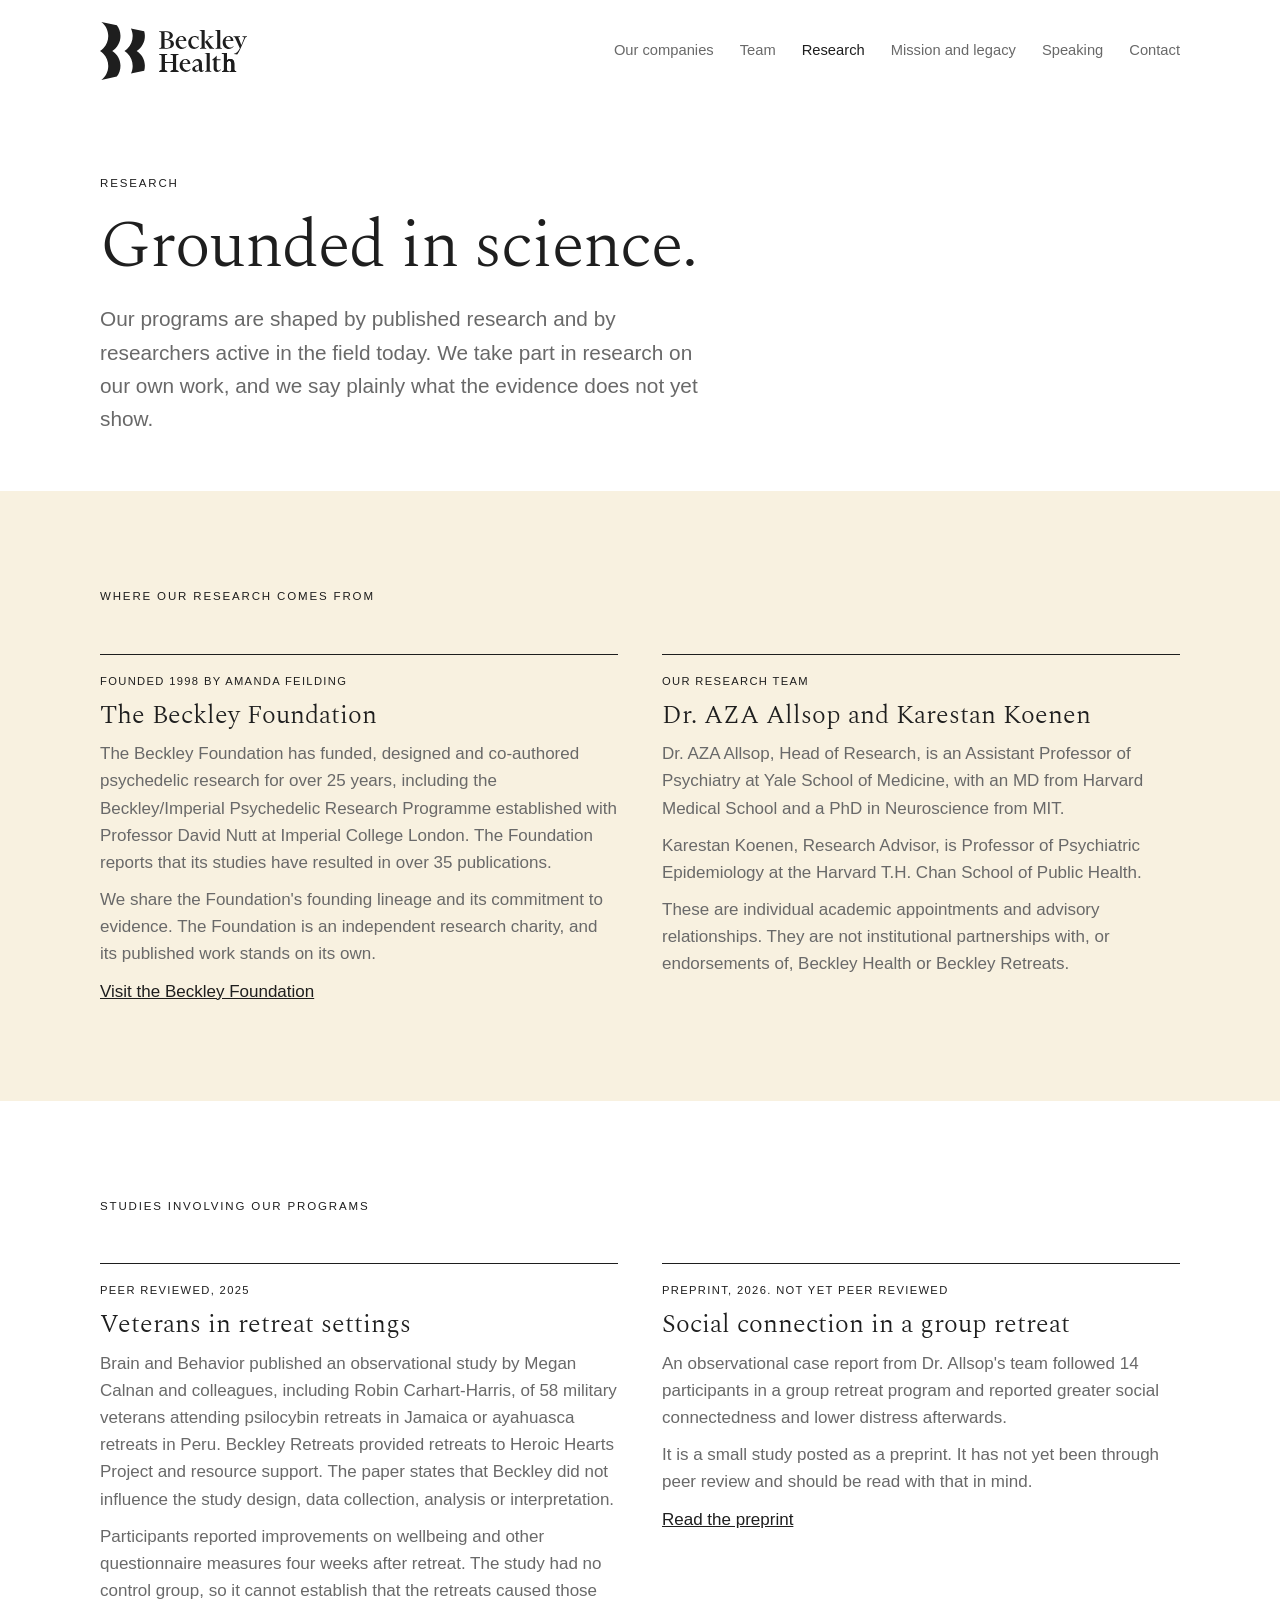
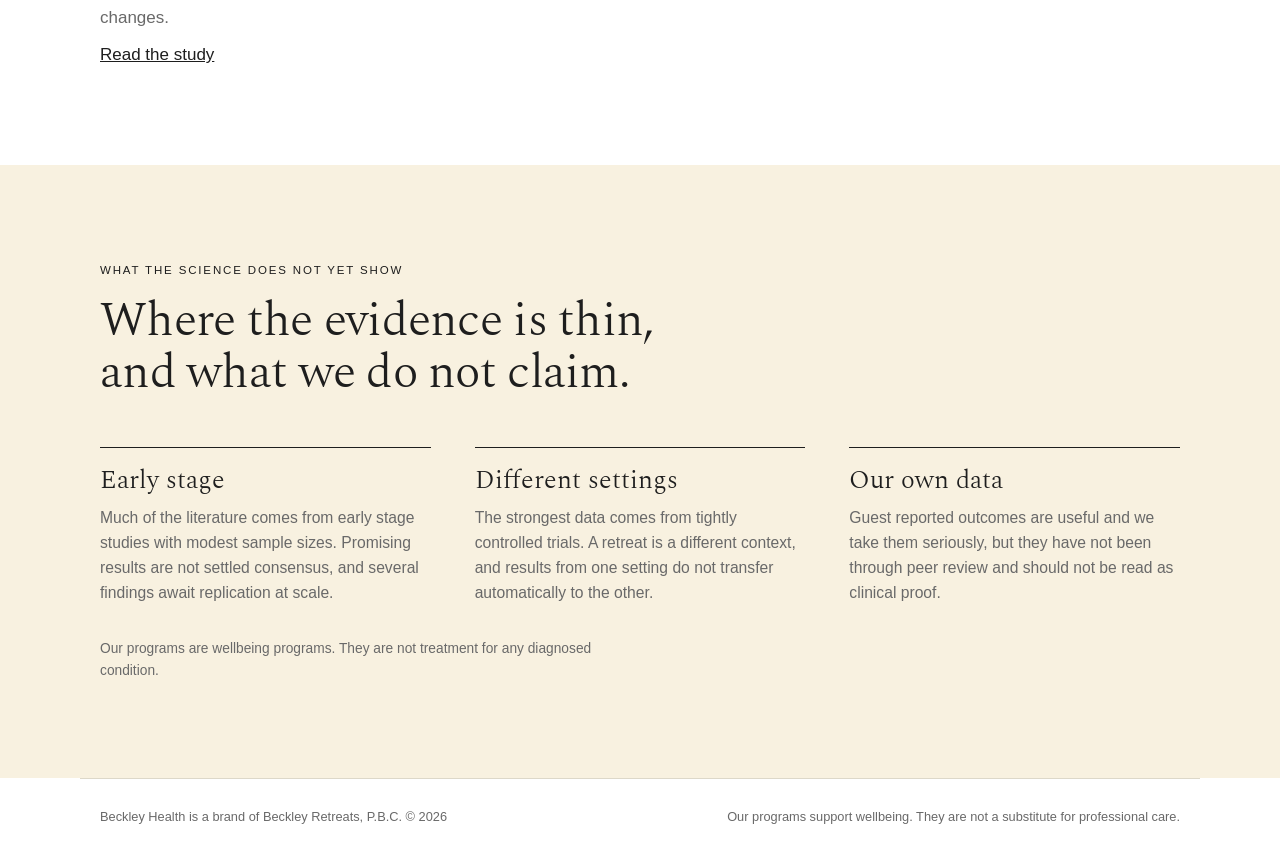
<file: research.html>
<!doctype html>
<html lang="en">
<head>
<meta charset="utf-8">
<meta name="viewport" content="width=device-width, initial-scale=1, viewport-fit=cover">
<title>Research | Beckley Health</title>
<meta name="description" content="How research shapes Beckley Health programs, the studies involving them, and what the evidence does not yet show.">
<meta name="robots" content="noindex, nofollow">
<meta property="og:title" content="Research | Beckley Health">
<meta property="og:description" content="How research shapes Beckley Health programs, the studies involving them, and what the evidence does not yet show.">
<meta property="og:type" content="website">
<meta property="og:image" content="assets/share.jpg">
<meta name="twitter:card" content="summary_large_image">
<link rel="icon" href="favicon.ico" sizes="48x48">
<link rel="icon" href="assets/favicon.svg" type="image/svg+xml">
<link rel="icon" href="icon-192.png" type="image/png" sizes="192x192">
<link rel="apple-touch-icon" href="apple-touch-icon.png">
<link rel="preconnect" href="https://fonts.googleapis.com">
<link rel="preconnect" href="https://fonts.gstatic.com" crossorigin>
<link rel="stylesheet" href="https://fonts.googleapis.com/css2?family=Spectral:wght@300&display=swap">
<link rel="stylesheet" href="assets/site.css?v=4">
</head>
<body>
<header>
  <div class="wrap">
    <a class="brand" href="index.html" aria-label="Beckley Health"><svg viewBox="82 53 1266 499" aria-hidden="true"><g fill="currentColor"><path d="M258.1,427.5c-1.1-52.9-29.1-98.9-70.8-125.2c43.5-27.4,71.9-76.3,70.8-131.4 c-0.7-33.5-12.2-64.3-31.1-89L93.2,53.2c36.4,27.7,59.9,71.5,59.9,120.8c0,40.8-16.1,77.8-42.3,105.1 c-8.5,8.9-18.1,16.7-28.5,23.3c10.4,6.6,20,14.4,28.5,23.3c26.2,27.3,42.3,64.3,42.3,105.1 c0,49.3-23.5,93-59.9,120.8l133.7-28.7C247.1,496.3,258.9,463.2,258.1,427.5z"/><path d="M363.1,173.9c0,40.8-16.1,77.8-42.3,105.1c-8.5,8.9-18.1,16.7-28.5,23.3c10.4,6.6,20,14.4,28.5,23.3 c26.2,27.3,42.3,64.3,42.3,105.1c0,23.7-5.5,46.2-15.2,66.2l114.4-24.5c4-14.2,6.1-29.2,5.8-44.8 c-1.1-52.9-29.1-98.9-70.8-125.2c43.5-27.4,71.9-76.3,70.8-131.4c-0.3-13.4-2.3-26.3-5.8-38.5l-114.4-24.5 C357.7,127.7,363.1,150.2,363.1,173.9z"/><path d="M591.4,277.2c13.6,0,18.3-1.2,18.3-13.1V151.8c0-11.9-4.7-13.1-18.3-13.1v-5.7h58.1 c32.7,0,59.6,11.9,59.6,36.6c0,18.8-17.8,31.2-38.8,34.4c26,2.2,48,14.1,48,36.9c0,28.2-27.2,42.1-60.4,42.1 H591.4V277.2z M637.4,202h8.9c19.5,0,36.1-7.4,36.1-32.2c0-24-16.6-30.4-37.1-30.4h-7.9V202z M654.5,276.7 c19.3,0,35.9-7.7,35.9-34.9c0-24.7-15.8-33.6-37.9-33.6h-15.1v56.9c0,9.9,5,11.6,12.1,11.6H654.5z"/><path d="M786.1,285.4c-29.2,0-53.2-22.3-53.2-54.2c0-32.7,24.7-57.1,50.5-57.1c28.4,0,42.1,22.5,42.1,43 h-67.5c0,0.7,0,1.7,0,2.7c0,29.9,16.8,51.7,40.8,51.7c10.4,0,18.6-4,25.2-12.9l3.2,3 C817.5,277.2,801.9,285.4,786.1,285.4z M758.4,210.9h44.3c-0.7-17.6-6.9-30.2-20-30.2 C769.8,180.7,760.4,191.1,758.4,210.9z"/><path d="M865.8,221.5c0,29.2,16.6,50,38.4,50c10.4,0,17.3-3.5,25-13.1l3.5,3 c-9.7,16.1-26,24-41.1,24c-27.5,0-50.2-21-50.2-53.4c0-33.1,26.2-57.9,54.4-57.9 c13.9,0,20.5,5.9,24.2,5.9c3,0,4-2.2,5-4.7h3.2l2,32.9l-4.5,0.2c-3.5-17.8-15.1-27.2-28.4-27.2 C879.6,181.2,865.8,197.5,865.8,221.5z"/><path d="M956.3,140.6c0-12.1-3-13.4-16.1-13.4v-5.2h42.5v142.3c0,12.1,2.5,13.4,13.4,13.4v5.2h-53.4v-5.2 c11.1,0,13.6-1.2,13.6-13.4V140.6z M1041.7,262.3c9.2,11.9,13.6,14.8,21.8,15.3v5.2h-37.4l-35.9-51 c-3.2-4-5.9-6.9-5.9-6.9l35.4-31.9c3.5-3.2,5.7-5.9,5.7-7.9c0-2.2-3-3.5-10.4-3.5v-5.2h42.5v5.2 c-12.6,0-21,5.7-30.2,13.6l-20.5,17.8L1041.7,262.3z"/><path d="M1074.3,127.2v-5.2h42.5v142.3c0,12.1,2.5,13.4,13.4,13.4v5.2h-53.4v-5.2c11.1,0,13.6-1.2,13.6-13.4 v-123.7C1090.4,128.5,1087.4,127.2,1074.3,127.2z"/><path d="M1190.6,285.4c-29.2,0-53.2-22.3-53.2-54.2c0-32.7,24.7-57.1,50.5-57.1c28.4,0,42.1,22.5,42.1,43 h-67.5c0,0.7,0,1.7,0,2.7c0,29.9,16.8,51.7,40.8,51.7c10.4,0,18.6-4,25.2-12.9l3.2,3 C1222,277.2,1206.4,285.4,1190.6,285.4z M1162.9,210.9h44.3c-0.7-17.6-6.9-30.2-20-30.2 C1174.3,180.7,1164.9,191.1,1162.9,210.9z"/><path d="M1234.1,329.1v-3.2c18.8-2.5,35.9-17.8,51.2-47.5l-38.1-83.9c-5-10.9-6.2-12.9-16.3-12.9v-5.2h55.7v5.2 c-8.4,0-13.4,0.5-13.4,5.4c0,2,0.7,4.2,2.2,7.7l23,55.4l22-54.7c1.2-3.2,2-5.7,2-7.4 c0-5.4-5.4-6.4-14.6-6.4v-5.2h38.6v5.2c-10.9,0-12.4,1.5-17.6,13.8l-33.6,77.4 c-13.4,30.9-26,53-32.7,59.4L1234.1,329.1z"/><path d="M648.6 474.3C633.9 474.3 627.3 474.1 627.3 462.4V405H709.7V462.4C709.7 474.1 703.1 474.3 688.5 474.3V480H745.7V474.3C731 474.3 724.4 474.1 724.4 462.4V347.6C724.4 335.9 731 335.7 745.7 335.7V330H688.5V335.7C703.1 335.7 709.7 335.9 709.7 347.6V398.1H627.3V347.6C627.3 335.9 633.9 335.7 648.6 335.7V330H591.4V335.7C606.1 335.7 612.7 335.9 612.7 347.6V462.4C612.7 474.1 606.1 474.3 591.4 474.3V480H648.6Z"/><path d="M650.4 474.3C635.7 474.3 629.1 474.1 629.1 462.4V405H711.5V462.4C711.5 474.1 704.9 474.3 690.2 474.3V480H747.5V474.3C732.8 474.3 726.2 474.1 726.2 462.4V347.6C726.2 335.9 732.8 335.7 747.5 335.7V330H690.2V335.7C704.9 335.7 711.5 335.9 711.5 347.6V398.1H629.1V347.6C629.1 335.9 635.7 335.7 650.4 335.7V330H593.2V335.7C607.8 335.7 614.4 335.9 614.4 347.6V462.4C614.4 474.1 607.8 474.3 593.2 474.3V480H650.4Z"/><path d="M652.2 474.3C637.5 474.3 630.9 474.1 630.9 462.4V405H713.3V462.4C713.3 474.1 706.7 474.3 692 474.3V480H749.2V474.3C734.6 474.3 728 474.1 728 462.4V347.6C728 335.9 734.6 335.7 749.2 335.7V330H692V335.7C706.7 335.7 713.3 335.9 713.3 347.6V398.1H630.9V347.6C630.9 335.9 637.5 335.7 652.2 335.7V330H594.9V335.7C609.6 335.7 616.2 335.9 616.2 347.6V462.4C616.2 474.1 609.6 474.3 594.9 474.3V480H652.2Z"/><path d="M653.9 474.3C639.3 474.3 632.7 474.1 632.7 462.4V405H715.1V462.4C715.1 474.1 708.5 474.3 693.8 474.3V480H751V474.3C736.3 474.3 729.7 474.1 729.7 462.4V347.6C729.7 335.9 736.3 335.7 751 335.7V330H693.8V335.7C708.5 335.7 715.1 335.9 715.1 347.6V398.1H632.7V347.6C632.7 335.9 639.3 335.7 653.9 335.7V330H596.7V335.7C611.4 335.7 618 335.9 618 347.6V462.4C618 474.1 611.4 474.3 596.7 474.3V480H653.9Z"/><path d="M655.7 474.3C641 474.3 634.4 474.1 634.4 462.4V405H716.8V462.4C716.8 474.1 710.2 474.3 695.6 474.3V480H752.8V474.3C738.1 474.3 731.5 474.1 731.5 462.4V347.6C731.5 335.9 738.1 335.7 752.8 335.7V330H695.6V335.7C710.2 335.7 716.8 335.9 716.8 347.6V398.1H634.4V347.6C634.4 335.9 641 335.7 655.7 335.7V330H598.5V335.7C613.2 335.7 619.8 335.9 619.8 347.6V462.4C619.8 474.1 613.2 474.3 598.5 474.3V480H655.7Z"/><path d="M657.5 474.3C642.8 474.3 636.2 474.1 636.2 462.4V405H718.6V462.4C718.6 474.1 712 474.3 697.3 474.3V480H754.5V474.3C739.9 474.3 733.3 474.1 733.3 462.4V347.6C733.3 335.9 739.9 335.7 754.5 335.7V330H697.3V335.7C712 335.7 718.6 335.9 718.6 347.6V398.1H636.2V347.6C636.2 335.9 642.8 335.7 657.5 335.7V330H600.3V335.7C614.9 335.7 621.5 335.9 621.5 347.6V462.4C621.5 474.1 614.9 474.3 600.3 474.3V480H657.5Z"/><path d="M659.2 474.3C644.6 474.3 638 474.1 638 462.4V405H720.4V462.4C720.4 474.1 713.8 474.3 699.1 474.3V480H756.3V474.3C741.6 474.3 735 474.1 735 462.4V347.6C735 335.9 741.6 335.7 756.3 335.7V330H699.1V335.7C713.8 335.7 720.4 335.9 720.4 347.6V398.1H638V347.6C638 335.9 644.6 335.7 659.2 335.7V330H602V335.7C616.7 335.7 623.3 335.9 623.3 347.6V462.4C623.3 474.1 616.7 474.3 602 474.3V480H659.2Z"/><path d="M661 474.3C646.3 474.3 639.7 474.1 639.7 462.4V405H722.1V462.4C722.1 474.1 715.5 474.3 700.9 474.3V480H758.1V474.3C743.4 474.3 736.8 474.1 736.8 462.4V347.6C736.8 335.9 743.4 335.7 758.1 335.7V330H700.9V335.7C715.5 335.7 722.1 335.9 722.1 347.6V398.1H639.7V347.6C639.7 335.9 646.3 335.7 661 335.7V330H603.8V335.7C618.5 335.7 625.1 335.9 625.1 347.6V462.4C625.1 474.1 618.5 474.3 603.8 474.3V480H661Z"/><path transform="translate(34.2 197.1)" d="M786.1,285.4c-29.2,0-53.2-22.3-53.2-54.2c0-32.7,24.7-57.1,50.5-57.1c28.4,0,42.1,22.5,42.1,43 h-67.5c0,0.7,0,1.7,0,2.7c0,29.9,16.8,51.7,40.8,51.7c10.4,0,18.6-4,25.2-12.9l3.2,3 C817.5,277.2,801.9,285.4,786.1,285.4z M758.4,210.9h44.3c-0.7-17.6-6.9-30.2-20-30.2 C769.8,180.7,760.4,191.1,758.4,210.9z"/><path transform="translate(-269.3 0.0)" d="M1179,384.7c-11.4,0-21,7.7-27,21.5l-5-2c6.4-19.1,22.5-33.1,43.8-33.1 c23.3,0,37.6,14.6,37.6,38.1v51.5c0,6.9,3.7,10.4,7.9,10.4c3.7,0,5.7-1.5,8.9-5.2l3,3.2 c-4.5,7.2-12.4,13.4-22.8,13.4c-10.6,0-19.8-5.9-23-17.3c-6.2,8.9-17.6,17.3-31.2,17.3 c-13.9,0-26.2-8.9-26.2-24.2c0-15.8,13.4-23.5,32.9-30.9l24.2-9.2v-7.2 C1202.2,396.6,1195.3,384.7,1179,384.7z M1185.4,431c-9.4,4-16.3,9.4-16.3,21 c0,10.4,6.7,17.6,16.3,17.6c5.9,0,11.9-3.2,16.8-8.7v-36.1L1185.4,431z"/><path transform="translate(-90.4 197.1)" d="M1074.3,127.2v-5.2h42.5v142.3c0,12.1,2.5,13.4,13.4,13.4v5.2h-53.4v-5.2c11.1,0,13.6-1.2,13.6-13.4 v-123.7C1090.4,128.5,1087.4,127.2,1074.3,127.2z"/><path transform="translate(193.9 0.0)" d="M890.2,344.1h2v29.9c7.9,0,26.7-0.2,33.9-1l-1.5,8.4h-32.4v67.5c0,11.9,5.2,20.5,16.3,20.5 c7.4,0,12.4-3.5,17.6-10.6l3.7,3c-7.9,12.9-19.6,20.5-34.1,20.5c-16.8,0-29.9-12.1-29.9-29.7l0.7-71.5 h-13.1v-3.5C867.2,369.4,881.8,355.5,890.2,344.1z"/><path d="M1177.7 474.8C1165.6 474.8 1161.9 474.6 1161.9 462.4V401.8C1166.5 392.9 1176 384.2 1187.7 384.2C1203.8 384.2 1211.8 395.1 1211.8 413.9V462.4C1211.8 474.6 1208.2 474.8 1196 474.8V480H1242V474.8C1229.6 474.8 1225.9 474.6 1225.9 462.4V410C1225.9 390.1 1216.9 373.6 1195.5 373.6C1178.2 373.6 1166.3 388.4 1161.9 397.3V319.1H1129.3V324.3C1144.9 324.3 1147.8 325 1147.8 337.2V462.4C1147.8 474.6 1144.1 474.8 1131.7 474.8V480H1177.7Z"/><path d="M1179.5 474.8C1167.3 474.8 1163.7 474.6 1163.7 462.4V401.8C1168.3 392.9 1177.8 384.2 1189.5 384.2C1205.5 384.2 1213.6 395.1 1213.6 413.9V462.4C1213.6 474.6 1209.9 474.8 1197.8 474.8V480H1243.8V474.8C1231.3 474.8 1227.7 474.6 1227.7 462.4V410C1227.7 390.1 1218.7 373.6 1197.3 373.6C1180 373.6 1168.1 388.4 1163.7 397.3V319.1H1131.1V324.3C1146.6 324.3 1149.6 325 1149.6 337.2V462.4C1149.6 474.6 1145.9 474.8 1133.5 474.8V480H1179.5Z"/><path d="M1181.3 474.8C1169.1 474.8 1165.4 474.6 1165.4 462.4V401.8C1170.1 392.9 1179.6 384.2 1191.3 384.2C1207.3 384.2 1215.4 395.1 1215.4 413.9V462.4C1215.4 474.6 1211.7 474.8 1199.5 474.8V480H1245.5V474.8C1233.1 474.8 1229.5 474.6 1229.5 462.4V410C1229.5 390.1 1220.5 373.6 1199 373.6C1181.8 373.6 1169.8 388.4 1165.4 397.3V319.1H1132.8V324.3C1148.4 324.3 1151.3 325 1151.3 337.2V462.4C1151.3 474.6 1147.7 474.8 1135.3 474.8V480H1181.3Z"/><path d="M1183 474.8C1170.9 474.8 1167.2 474.6 1167.2 462.4V401.8C1171.8 392.9 1181.3 384.2 1193 384.2C1209.1 384.2 1217.1 395.1 1217.1 413.9V462.4C1217.1 474.6 1213.5 474.8 1201.3 474.8V480H1247.3V474.8C1234.9 474.8 1231.2 474.6 1231.2 462.4V410C1231.2 390.1 1222.2 373.6 1200.8 373.6C1183.5 373.6 1171.6 388.4 1167.2 397.3V319.1H1134.6V324.3C1150.2 324.3 1153.1 325 1153.1 337.2V462.4C1153.1 474.6 1149.5 474.8 1137 474.8V480H1183Z"/><path d="M1184.8 474.8C1172.6 474.8 1169 474.6 1169 462.4V401.8C1173.6 392.9 1183.1 384.2 1194.8 384.2C1210.9 384.2 1218.9 395.1 1218.9 413.9V462.4C1218.9 474.6 1215.2 474.8 1203.1 474.8V480H1249.1V474.8C1236.7 474.8 1233 474.6 1233 462.4V410C1233 390.1 1224 373.6 1202.6 373.6C1185.3 373.6 1173.4 388.4 1169 397.3V319.1H1136.4V324.3C1152 324.3 1154.9 325 1154.9 337.2V462.4C1154.9 474.6 1151.2 474.8 1138.8 474.8V480H1184.8Z"/><path d="M1186.6 474.8C1174.4 474.8 1170.8 474.6 1170.8 462.4V401.8C1175.4 392.9 1184.9 384.2 1196.6 384.2C1212.6 384.2 1220.7 395.1 1220.7 413.9V462.4C1220.7 474.6 1217 474.8 1204.8 474.8V480H1250.8V474.8C1238.4 474.8 1234.8 474.6 1234.8 462.4V410C1234.8 390.1 1225.8 373.6 1204.4 373.6C1187.1 373.6 1175.1 388.4 1170.8 397.3V319.1H1138.1V324.3C1153.7 324.3 1156.6 325 1156.6 337.2V462.4C1156.6 474.6 1153 474.8 1140.6 474.8V480H1186.6Z"/><path d="M1188.4 474.8C1176.2 474.8 1172.5 474.6 1172.5 462.4V401.8C1177.2 392.9 1186.7 384.2 1198.3 384.2C1214.4 384.2 1222.4 395.1 1222.4 413.9V462.4C1222.4 474.6 1218.8 474.8 1206.6 474.8V480H1252.6V474.8C1240.2 474.8 1236.6 474.6 1236.6 462.4V410C1236.6 390.1 1227.5 373.6 1206.1 373.6C1188.8 373.6 1176.9 388.4 1172.5 397.3V319.1H1139.9V324.3C1155.5 324.3 1158.4 325 1158.4 337.2V462.4C1158.4 474.6 1154.8 474.8 1142.4 474.8V480H1188.4Z"/><path d="M1190.1 474.8C1178 474.8 1174.3 474.6 1174.3 462.4V401.8C1178.9 392.9 1188.4 384.2 1200.1 384.2C1216.2 384.2 1224.2 395.1 1224.2 413.9V462.4C1224.2 474.6 1220.6 474.8 1208.4 474.8V480H1254.4V474.8C1242 474.8 1238.3 474.6 1238.3 462.4V410C1238.3 390.1 1229.3 373.6 1207.9 373.6C1190.6 373.6 1178.7 388.4 1174.3 397.3V319.1H1141.7V324.3C1157.3 324.3 1160.2 325 1160.2 337.2V462.4C1160.2 474.6 1156.5 474.8 1144.1 474.8V480H1190.1Z"/></g></svg></a>
    <input type="checkbox" id="nav-t" class="nav-t" aria-label="Open menu"><label for="nav-t" class="menu"><span class="o">Menu</span><span class="c">Close</span></label>
    <nav aria-label="Site"><a href="index.html#companies">Our companies</a><a href="index.html#team">Team</a><a href="research.html" aria-current="page">Research</a><a href="mission.html">Mission and legacy</a><a href="speaking.html">Speaking</a><a href="index.html#contact">Contact</a></nav>
  </div>
</header>

<main>
  <div class="page-head">
    <div class="wrap">
      <div class="eyebrow">Research</div>
      <h1>Grounded in science.</h1>
      <p class="lede">Our programs are shaped by published research and by researchers active in the field today. We take part in research on our own work, and we say plainly what the evidence does not yet show.</p>
    </div>
  </div>

  <section class="alt">
    <div class="wrap">
      <div class="sec-head"><div class="eyebrow">Where our research comes from</div></div>
      <div class="studies">
        <div class="study">
          <div class="kicker">Founded 1998 by Amanda Feilding</div>
          <h3>The Beckley Foundation</h3>
          <p>The Beckley Foundation has funded, designed and co-authored psychedelic research for over 25 years, including the Beckley/Imperial Psychedelic Research Programme established with Professor David Nutt at Imperial College London. The Foundation reports that its studies have resulted in over 35 publications.</p>
          <p>We share the Foundation's founding lineage and its commitment to evidence. The Foundation is an independent research charity, and its published work stands on its own.</p>
          <a class="more" href="https://www.beckleyfoundation.org">Visit the Beckley Foundation</a>
        </div>
        <div class="study">
          <div class="kicker">Our research team</div>
          <h3>Dr. AZA Allsop and Karestan Koenen</h3>
          <p>Dr. AZA Allsop, Head of Research, is an Assistant Professor of Psychiatry at Yale School of Medicine, with an MD from Harvard Medical School and a PhD in Neuroscience from MIT.</p>
          <p>Karestan Koenen, Research Advisor, is Professor of Psychiatric Epidemiology at the Harvard T.H. Chan School of Public Health.</p>
          <p>These are individual academic appointments and advisory relationships. They are not institutional partnerships with, or endorsements of, Beckley Health or Beckley Retreats.</p>
        </div>
      </div>
    </div>
  </section>

  <section>
    <div class="wrap">
      <div class="sec-head"><div class="eyebrow">Studies involving our programs</div></div>
      <div class="studies">
        <div class="study">
          <div class="kicker">Peer reviewed, 2025</div>
          <h3>Veterans in retreat settings</h3>
          <p>Brain and Behavior published an observational study by Megan Calnan and colleagues, including Robin Carhart-Harris, of 58 military veterans attending psilocybin retreats in Jamaica or ayahuasca retreats in Peru. Beckley Retreats provided retreats to Heroic Hearts Project and resource support. The paper states that Beckley did not influence the study design, data collection, analysis or interpretation.</p>
          <p>Participants reported improvements on wellbeing and other questionnaire measures four weeks after retreat. The study had no control group, so it cannot establish that the retreats caused those changes.</p>
          <a class="more" href="https://doi.org/10.1002/brb3.70660">Read the study</a>
        </div>
        <div class="study">
          <div class="kicker">Preprint, 2026. Not yet peer reviewed</div>
          <h3>Social connection in a group retreat</h3>
          <p>An observational case report from Dr. Allsop's team followed 14 participants in a group retreat program and reported greater social connectedness and lower distress afterwards.</p>
          <p>It is a small study posted as a preprint. It has not yet been through peer review and should be read with that in mind.</p>
          <a class="more" href="https://osf.io/preprints/psyarxiv/rt5u9_v2">Read the preprint</a>
        </div>
      </div>
    </div>
  </section>

  <section class="alt">
    <div class="wrap">
      <div class="sec-head"><div class="eyebrow">What the science does not yet show</div><h2>Where the evidence is thin, and what we do not claim.</h2></div>
      <div class="three">
        <div><h3>Early stage</h3><p>Much of the literature comes from early stage studies with modest sample sizes. Promising results are not settled consensus, and several findings await replication at scale.</p></div>
        <div><h3>Different settings</h3><p>The strongest data comes from tightly controlled trials. A retreat is a different context, and results from one setting do not transfer automatically to the other.</p></div>
        <div><h3>Our own data</h3><p>Guest reported outcomes are useful and we take them seriously, but they have not been through peer review and should not be read as clinical proof.</p></div>
      </div>
      <p class="note">Our programs are wellbeing programs. They are not treatment for any diagnosed condition.</p>
    </div>
  </section>

</main>

<footer>
  <div class="wrap">
    <span>Beckley Health is a brand of Beckley Retreats, P.B.C. &copy; 2026</span>
    <span>Our programs support wellbeing. They are not a substitute for professional care.</span>
  </div>
</footer>

</body>
</html>
</file>
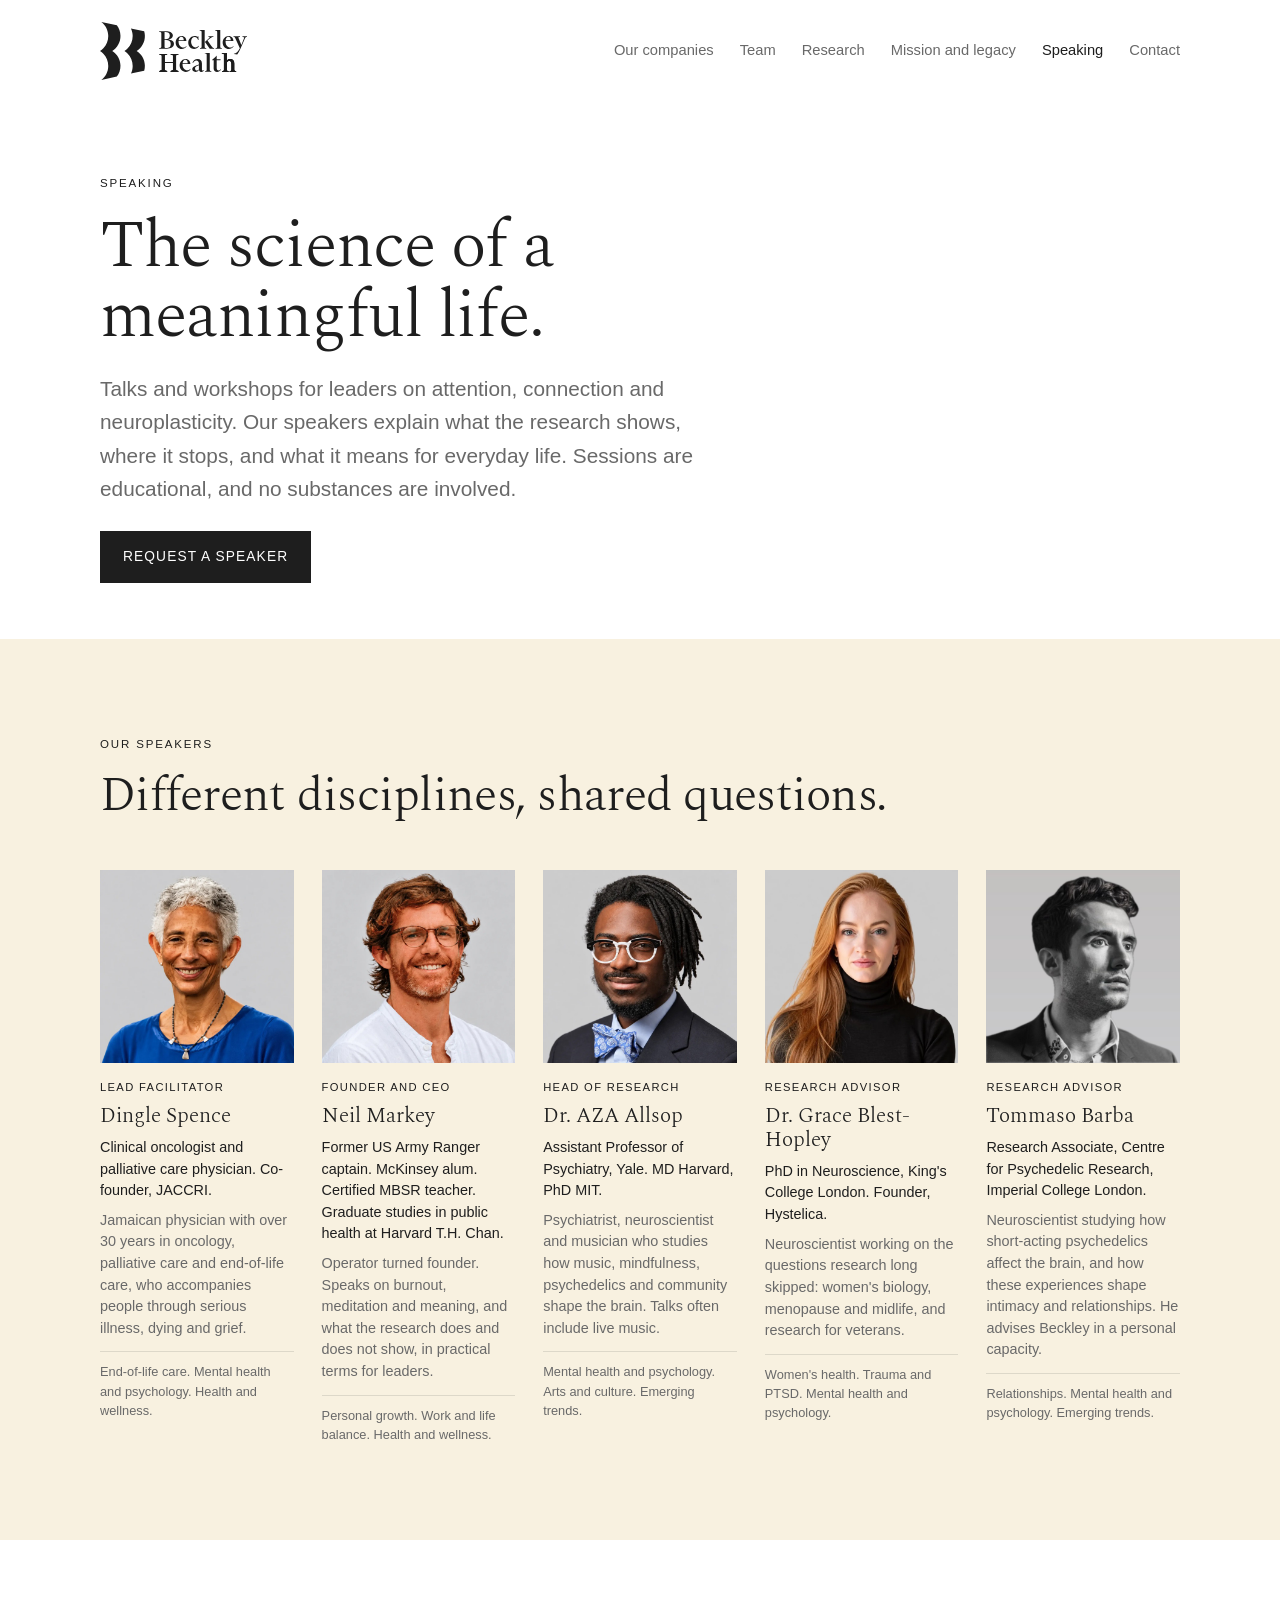
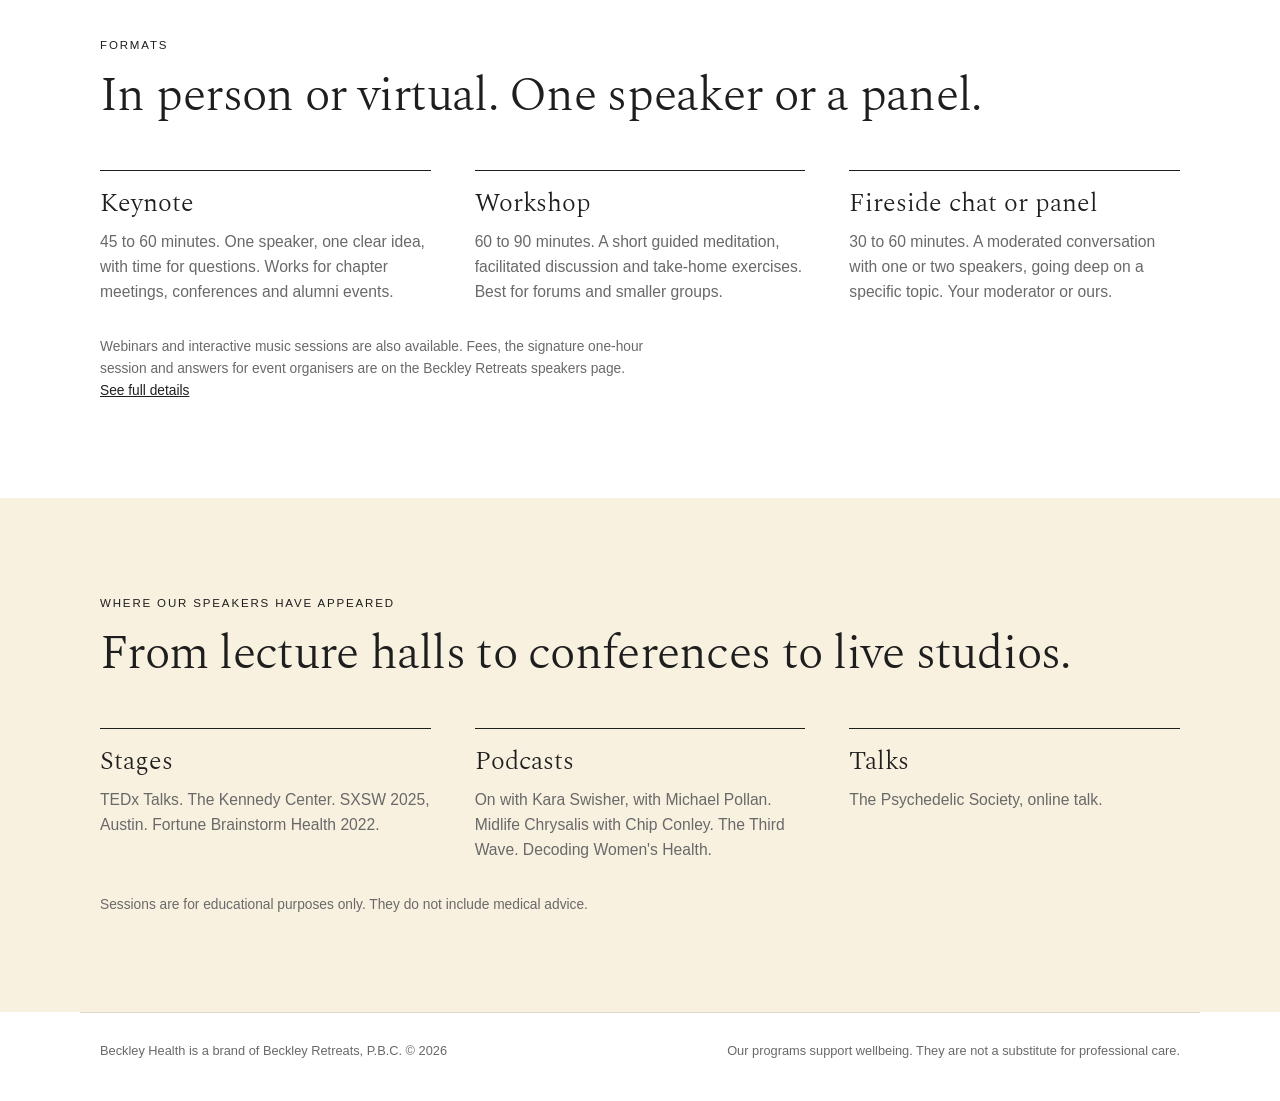
<file: speaking.html>
<!doctype html>
<html lang="en">
<head>
<meta charset="utf-8">
<meta name="viewport" content="width=device-width, initial-scale=1, viewport-fit=cover">
<title>Speaking | Beckley Health</title>
<meta name="description" content="Talks and workshops for leaders from the Beckley Health team, on attention, connection and neuroplasticity.">
<meta name="robots" content="noindex, nofollow">
<meta property="og:title" content="Speaking | Beckley Health">
<meta property="og:description" content="Talks and workshops for leaders from the Beckley Health team, on attention, connection and neuroplasticity.">
<meta property="og:type" content="website">
<meta property="og:image" content="assets/share.jpg">
<meta name="twitter:card" content="summary_large_image">
<link rel="icon" href="favicon.ico" sizes="48x48">
<link rel="icon" href="assets/favicon.svg" type="image/svg+xml">
<link rel="icon" href="icon-192.png" type="image/png" sizes="192x192">
<link rel="apple-touch-icon" href="apple-touch-icon.png">
<link rel="preconnect" href="https://fonts.googleapis.com">
<link rel="preconnect" href="https://fonts.gstatic.com" crossorigin>
<link rel="stylesheet" href="https://fonts.googleapis.com/css2?family=Spectral:wght@300&display=swap">
<link rel="stylesheet" href="assets/site.css?v=12">
</head>
<body>
<header>
  <div class="wrap">
    <a class="brand" href="index.html" aria-label="Beckley Health"><svg viewBox="82 53 1266 499" aria-hidden="true"><g fill="currentColor"><path d="M258.1,427.5c-1.1-52.9-29.1-98.9-70.8-125.2c43.5-27.4,71.9-76.3,70.8-131.4 c-0.7-33.5-12.2-64.3-31.1-89L93.2,53.2c36.4,27.7,59.9,71.5,59.9,120.8c0,40.8-16.1,77.8-42.3,105.1 c-8.5,8.9-18.1,16.7-28.5,23.3c10.4,6.6,20,14.4,28.5,23.3c26.2,27.3,42.3,64.3,42.3,105.1 c0,49.3-23.5,93-59.9,120.8l133.7-28.7C247.1,496.3,258.9,463.2,258.1,427.5z"/><path d="M363.1,173.9c0,40.8-16.1,77.8-42.3,105.1c-8.5,8.9-18.1,16.7-28.5,23.3c10.4,6.6,20,14.4,28.5,23.3 c26.2,27.3,42.3,64.3,42.3,105.1c0,23.7-5.5,46.2-15.2,66.2l114.4-24.5c4-14.2,6.1-29.2,5.8-44.8 c-1.1-52.9-29.1-98.9-70.8-125.2c43.5-27.4,71.9-76.3,70.8-131.4c-0.3-13.4-2.3-26.3-5.8-38.5l-114.4-24.5 C357.7,127.7,363.1,150.2,363.1,173.9z"/><path d="M591.4,277.2c13.6,0,18.3-1.2,18.3-13.1V151.8c0-11.9-4.7-13.1-18.3-13.1v-5.7h58.1 c32.7,0,59.6,11.9,59.6,36.6c0,18.8-17.8,31.2-38.8,34.4c26,2.2,48,14.1,48,36.9c0,28.2-27.2,42.1-60.4,42.1 H591.4V277.2z M637.4,202h8.9c19.5,0,36.1-7.4,36.1-32.2c0-24-16.6-30.4-37.1-30.4h-7.9V202z M654.5,276.7 c19.3,0,35.9-7.7,35.9-34.9c0-24.7-15.8-33.6-37.9-33.6h-15.1v56.9c0,9.9,5,11.6,12.1,11.6H654.5z"/><path d="M786.1,285.4c-29.2,0-53.2-22.3-53.2-54.2c0-32.7,24.7-57.1,50.5-57.1c28.4,0,42.1,22.5,42.1,43 h-67.5c0,0.7,0,1.7,0,2.7c0,29.9,16.8,51.7,40.8,51.7c10.4,0,18.6-4,25.2-12.9l3.2,3 C817.5,277.2,801.9,285.4,786.1,285.4z M758.4,210.9h44.3c-0.7-17.6-6.9-30.2-20-30.2 C769.8,180.7,760.4,191.1,758.4,210.9z"/><path d="M865.8,221.5c0,29.2,16.6,50,38.4,50c10.4,0,17.3-3.5,25-13.1l3.5,3 c-9.7,16.1-26,24-41.1,24c-27.5,0-50.2-21-50.2-53.4c0-33.1,26.2-57.9,54.4-57.9 c13.9,0,20.5,5.9,24.2,5.9c3,0,4-2.2,5-4.7h3.2l2,32.9l-4.5,0.2c-3.5-17.8-15.1-27.2-28.4-27.2 C879.6,181.2,865.8,197.5,865.8,221.5z"/><path d="M956.3,140.6c0-12.1-3-13.4-16.1-13.4v-5.2h42.5v142.3c0,12.1,2.5,13.4,13.4,13.4v5.2h-53.4v-5.2 c11.1,0,13.6-1.2,13.6-13.4V140.6z M1041.7,262.3c9.2,11.9,13.6,14.8,21.8,15.3v5.2h-37.4l-35.9-51 c-3.2-4-5.9-6.9-5.9-6.9l35.4-31.9c3.5-3.2,5.7-5.9,5.7-7.9c0-2.2-3-3.5-10.4-3.5v-5.2h42.5v5.2 c-12.6,0-21,5.7-30.2,13.6l-20.5,17.8L1041.7,262.3z"/><path d="M1074.3,127.2v-5.2h42.5v142.3c0,12.1,2.5,13.4,13.4,13.4v5.2h-53.4v-5.2c11.1,0,13.6-1.2,13.6-13.4 v-123.7C1090.4,128.5,1087.4,127.2,1074.3,127.2z"/><path d="M1190.6,285.4c-29.2,0-53.2-22.3-53.2-54.2c0-32.7,24.7-57.1,50.5-57.1c28.4,0,42.1,22.5,42.1,43 h-67.5c0,0.7,0,1.7,0,2.7c0,29.9,16.8,51.7,40.8,51.7c10.4,0,18.6-4,25.2-12.9l3.2,3 C1222,277.2,1206.4,285.4,1190.6,285.4z M1162.9,210.9h44.3c-0.7-17.6-6.9-30.2-20-30.2 C1174.3,180.7,1164.9,191.1,1162.9,210.9z"/><path d="M1234.1,329.1v-3.2c18.8-2.5,35.9-17.8,51.2-47.5l-38.1-83.9c-5-10.9-6.2-12.9-16.3-12.9v-5.2h55.7v5.2 c-8.4,0-13.4,0.5-13.4,5.4c0,2,0.7,4.2,2.2,7.7l23,55.4l22-54.7c1.2-3.2,2-5.7,2-7.4 c0-5.4-5.4-6.4-14.6-6.4v-5.2h38.6v5.2c-10.9,0-12.4,1.5-17.6,13.8l-33.6,77.4 c-13.4,30.9-26,53-32.7,59.4L1234.1,329.1z"/><path d="M648.6 474.3C633.9 474.3 627.3 474.1 627.3 462.4V405H709.7V462.4C709.7 474.1 703.1 474.3 688.5 474.3V480H745.7V474.3C731 474.3 724.4 474.1 724.4 462.4V347.6C724.4 335.9 731 335.7 745.7 335.7V330H688.5V335.7C703.1 335.7 709.7 335.9 709.7 347.6V398.1H627.3V347.6C627.3 335.9 633.9 335.7 648.6 335.7V330H591.4V335.7C606.1 335.7 612.7 335.9 612.7 347.6V462.4C612.7 474.1 606.1 474.3 591.4 474.3V480H648.6Z"/><path d="M650.4 474.3C635.7 474.3 629.1 474.1 629.1 462.4V405H711.5V462.4C711.5 474.1 704.9 474.3 690.2 474.3V480H747.5V474.3C732.8 474.3 726.2 474.1 726.2 462.4V347.6C726.2 335.9 732.8 335.7 747.5 335.7V330H690.2V335.7C704.9 335.7 711.5 335.9 711.5 347.6V398.1H629.1V347.6C629.1 335.9 635.7 335.7 650.4 335.7V330H593.2V335.7C607.8 335.7 614.4 335.9 614.4 347.6V462.4C614.4 474.1 607.8 474.3 593.2 474.3V480H650.4Z"/><path d="M652.2 474.3C637.5 474.3 630.9 474.1 630.9 462.4V405H713.3V462.4C713.3 474.1 706.7 474.3 692 474.3V480H749.2V474.3C734.6 474.3 728 474.1 728 462.4V347.6C728 335.9 734.6 335.7 749.2 335.7V330H692V335.7C706.7 335.7 713.3 335.9 713.3 347.6V398.1H630.9V347.6C630.9 335.9 637.5 335.7 652.2 335.7V330H594.9V335.7C609.6 335.7 616.2 335.9 616.2 347.6V462.4C616.2 474.1 609.6 474.3 594.9 474.3V480H652.2Z"/><path d="M653.9 474.3C639.3 474.3 632.7 474.1 632.7 462.4V405H715.1V462.4C715.1 474.1 708.5 474.3 693.8 474.3V480H751V474.3C736.3 474.3 729.7 474.1 729.7 462.4V347.6C729.7 335.9 736.3 335.7 751 335.7V330H693.8V335.7C708.5 335.7 715.1 335.9 715.1 347.6V398.1H632.7V347.6C632.7 335.9 639.3 335.7 653.9 335.7V330H596.7V335.7C611.4 335.7 618 335.9 618 347.6V462.4C618 474.1 611.4 474.3 596.7 474.3V480H653.9Z"/><path d="M655.7 474.3C641 474.3 634.4 474.1 634.4 462.4V405H716.8V462.4C716.8 474.1 710.2 474.3 695.6 474.3V480H752.8V474.3C738.1 474.3 731.5 474.1 731.5 462.4V347.6C731.5 335.9 738.1 335.7 752.8 335.7V330H695.6V335.7C710.2 335.7 716.8 335.9 716.8 347.6V398.1H634.4V347.6C634.4 335.9 641 335.7 655.7 335.7V330H598.5V335.7C613.2 335.7 619.8 335.9 619.8 347.6V462.4C619.8 474.1 613.2 474.3 598.5 474.3V480H655.7Z"/><path d="M657.5 474.3C642.8 474.3 636.2 474.1 636.2 462.4V405H718.6V462.4C718.6 474.1 712 474.3 697.3 474.3V480H754.5V474.3C739.9 474.3 733.3 474.1 733.3 462.4V347.6C733.3 335.9 739.9 335.7 754.5 335.7V330H697.3V335.7C712 335.7 718.6 335.9 718.6 347.6V398.1H636.2V347.6C636.2 335.9 642.8 335.7 657.5 335.7V330H600.3V335.7C614.9 335.7 621.5 335.9 621.5 347.6V462.4C621.5 474.1 614.9 474.3 600.3 474.3V480H657.5Z"/><path d="M659.2 474.3C644.6 474.3 638 474.1 638 462.4V405H720.4V462.4C720.4 474.1 713.8 474.3 699.1 474.3V480H756.3V474.3C741.6 474.3 735 474.1 735 462.4V347.6C735 335.9 741.6 335.7 756.3 335.7V330H699.1V335.7C713.8 335.7 720.4 335.9 720.4 347.6V398.1H638V347.6C638 335.9 644.6 335.7 659.2 335.7V330H602V335.7C616.7 335.7 623.3 335.9 623.3 347.6V462.4C623.3 474.1 616.7 474.3 602 474.3V480H659.2Z"/><path d="M661 474.3C646.3 474.3 639.7 474.1 639.7 462.4V405H722.1V462.4C722.1 474.1 715.5 474.3 700.9 474.3V480H758.1V474.3C743.4 474.3 736.8 474.1 736.8 462.4V347.6C736.8 335.9 743.4 335.7 758.1 335.7V330H700.9V335.7C715.5 335.7 722.1 335.9 722.1 347.6V398.1H639.7V347.6C639.7 335.9 646.3 335.7 661 335.7V330H603.8V335.7C618.5 335.7 625.1 335.9 625.1 347.6V462.4C625.1 474.1 618.5 474.3 603.8 474.3V480H661Z"/><path transform="translate(34.2 197.1)" d="M786.1,285.4c-29.2,0-53.2-22.3-53.2-54.2c0-32.7,24.7-57.1,50.5-57.1c28.4,0,42.1,22.5,42.1,43 h-67.5c0,0.7,0,1.7,0,2.7c0,29.9,16.8,51.7,40.8,51.7c10.4,0,18.6-4,25.2-12.9l3.2,3 C817.5,277.2,801.9,285.4,786.1,285.4z M758.4,210.9h44.3c-0.7-17.6-6.9-30.2-20-30.2 C769.8,180.7,760.4,191.1,758.4,210.9z"/><path transform="translate(-269.3 0.0)" d="M1179,384.7c-11.4,0-21,7.7-27,21.5l-5-2c6.4-19.1,22.5-33.1,43.8-33.1 c23.3,0,37.6,14.6,37.6,38.1v51.5c0,6.9,3.7,10.4,7.9,10.4c3.7,0,5.7-1.5,8.9-5.2l3,3.2 c-4.5,7.2-12.4,13.4-22.8,13.4c-10.6,0-19.8-5.9-23-17.3c-6.2,8.9-17.6,17.3-31.2,17.3 c-13.9,0-26.2-8.9-26.2-24.2c0-15.8,13.4-23.5,32.9-30.9l24.2-9.2v-7.2 C1202.2,396.6,1195.3,384.7,1179,384.7z M1185.4,431c-9.4,4-16.3,9.4-16.3,21 c0,10.4,6.7,17.6,16.3,17.6c5.9,0,11.9-3.2,16.8-8.7v-36.1L1185.4,431z"/><path transform="translate(-90.4 197.1)" d="M1074.3,127.2v-5.2h42.5v142.3c0,12.1,2.5,13.4,13.4,13.4v5.2h-53.4v-5.2c11.1,0,13.6-1.2,13.6-13.4 v-123.7C1090.4,128.5,1087.4,127.2,1074.3,127.2z"/><path transform="translate(193.9 0.0)" d="M890.2,344.1h2v29.9c7.9,0,26.7-0.2,33.9-1l-1.5,8.4h-32.4v67.5c0,11.9,5.2,20.5,16.3,20.5 c7.4,0,12.4-3.5,17.6-10.6l3.7,3c-7.9,12.9-19.6,20.5-34.1,20.5c-16.8,0-29.9-12.1-29.9-29.7l0.7-71.5 h-13.1v-3.5C867.2,369.4,881.8,355.5,890.2,344.1z"/><path d="M1177.7 474.8C1165.6 474.8 1161.9 474.6 1161.9 462.4V401.8C1166.5 392.9 1176 384.2 1187.7 384.2C1203.8 384.2 1211.8 395.1 1211.8 413.9V462.4C1211.8 474.6 1208.2 474.8 1196 474.8V480H1242V474.8C1229.6 474.8 1225.9 474.6 1225.9 462.4V410C1225.9 390.1 1216.9 373.6 1195.5 373.6C1178.2 373.6 1166.3 388.4 1161.9 397.3V319.1H1129.3V324.3C1144.9 324.3 1147.8 325 1147.8 337.2V462.4C1147.8 474.6 1144.1 474.8 1131.7 474.8V480H1177.7Z"/><path d="M1179.5 474.8C1167.3 474.8 1163.7 474.6 1163.7 462.4V401.8C1168.3 392.9 1177.8 384.2 1189.5 384.2C1205.5 384.2 1213.6 395.1 1213.6 413.9V462.4C1213.6 474.6 1209.9 474.8 1197.8 474.8V480H1243.8V474.8C1231.3 474.8 1227.7 474.6 1227.7 462.4V410C1227.7 390.1 1218.7 373.6 1197.3 373.6C1180 373.6 1168.1 388.4 1163.7 397.3V319.1H1131.1V324.3C1146.6 324.3 1149.6 325 1149.6 337.2V462.4C1149.6 474.6 1145.9 474.8 1133.5 474.8V480H1179.5Z"/><path d="M1181.3 474.8C1169.1 474.8 1165.4 474.6 1165.4 462.4V401.8C1170.1 392.9 1179.6 384.2 1191.3 384.2C1207.3 384.2 1215.4 395.1 1215.4 413.9V462.4C1215.4 474.6 1211.7 474.8 1199.5 474.8V480H1245.5V474.8C1233.1 474.8 1229.5 474.6 1229.5 462.4V410C1229.5 390.1 1220.5 373.6 1199 373.6C1181.8 373.6 1169.8 388.4 1165.4 397.3V319.1H1132.8V324.3C1148.4 324.3 1151.3 325 1151.3 337.2V462.4C1151.3 474.6 1147.7 474.8 1135.3 474.8V480H1181.3Z"/><path d="M1183 474.8C1170.9 474.8 1167.2 474.6 1167.2 462.4V401.8C1171.8 392.9 1181.3 384.2 1193 384.2C1209.1 384.2 1217.1 395.1 1217.1 413.9V462.4C1217.1 474.6 1213.5 474.8 1201.3 474.8V480H1247.3V474.8C1234.9 474.8 1231.2 474.6 1231.2 462.4V410C1231.2 390.1 1222.2 373.6 1200.8 373.6C1183.5 373.6 1171.6 388.4 1167.2 397.3V319.1H1134.6V324.3C1150.2 324.3 1153.1 325 1153.1 337.2V462.4C1153.1 474.6 1149.5 474.8 1137 474.8V480H1183Z"/><path d="M1184.8 474.8C1172.6 474.8 1169 474.6 1169 462.4V401.8C1173.6 392.9 1183.1 384.2 1194.8 384.2C1210.9 384.2 1218.9 395.1 1218.9 413.9V462.4C1218.9 474.6 1215.2 474.8 1203.1 474.8V480H1249.1V474.8C1236.7 474.8 1233 474.6 1233 462.4V410C1233 390.1 1224 373.6 1202.6 373.6C1185.3 373.6 1173.4 388.4 1169 397.3V319.1H1136.4V324.3C1152 324.3 1154.9 325 1154.9 337.2V462.4C1154.9 474.6 1151.2 474.8 1138.8 474.8V480H1184.8Z"/><path d="M1186.6 474.8C1174.4 474.8 1170.8 474.6 1170.8 462.4V401.8C1175.4 392.9 1184.9 384.2 1196.6 384.2C1212.6 384.2 1220.7 395.1 1220.7 413.9V462.4C1220.7 474.6 1217 474.8 1204.8 474.8V480H1250.8V474.8C1238.4 474.8 1234.8 474.6 1234.8 462.4V410C1234.8 390.1 1225.8 373.6 1204.4 373.6C1187.1 373.6 1175.1 388.4 1170.8 397.3V319.1H1138.1V324.3C1153.7 324.3 1156.6 325 1156.6 337.2V462.4C1156.6 474.6 1153 474.8 1140.6 474.8V480H1186.6Z"/><path d="M1188.4 474.8C1176.2 474.8 1172.5 474.6 1172.5 462.4V401.8C1177.2 392.9 1186.7 384.2 1198.3 384.2C1214.4 384.2 1222.4 395.1 1222.4 413.9V462.4C1222.4 474.6 1218.8 474.8 1206.6 474.8V480H1252.6V474.8C1240.2 474.8 1236.6 474.6 1236.6 462.4V410C1236.6 390.1 1227.5 373.6 1206.1 373.6C1188.8 373.6 1176.9 388.4 1172.5 397.3V319.1H1139.9V324.3C1155.5 324.3 1158.4 325 1158.4 337.2V462.4C1158.4 474.6 1154.8 474.8 1142.4 474.8V480H1188.4Z"/><path d="M1190.1 474.8C1178 474.8 1174.3 474.6 1174.3 462.4V401.8C1178.9 392.9 1188.4 384.2 1200.1 384.2C1216.2 384.2 1224.2 395.1 1224.2 413.9V462.4C1224.2 474.6 1220.6 474.8 1208.4 474.8V480H1254.4V474.8C1242 474.8 1238.3 474.6 1238.3 462.4V410C1238.3 390.1 1229.3 373.6 1207.9 373.6C1190.6 373.6 1178.7 388.4 1174.3 397.3V319.1H1141.7V324.3C1157.3 324.3 1160.2 325 1160.2 337.2V462.4C1160.2 474.6 1156.5 474.8 1144.1 474.8V480H1190.1Z"/></g></svg></a>
    <input type="checkbox" id="nav-t" class="nav-t" aria-label="Open menu"><label for="nav-t" class="menu"><span class="o">Menu</span><span class="c">Close</span></label>
    <nav aria-label="Site"><a href="index.html#companies">Our companies</a><a href="index.html#team">Team</a><a href="research.html">Research</a><a href="mission.html">Mission and legacy</a><a href="speaking.html" aria-current="page">Speaking</a><a href="index.html#contact">Contact</a></nav>
  </div>
</header>

<main>
  <div class="page-head">
    <div class="wrap">
      <div class="eyebrow">Speaking</div>
      <h1>The science of a meaningful life.</h1>
      <p class="lede">Talks and workshops for leaders on attention, connection and neuroplasticity. Our speakers explain what the research shows, where it stops, and what it means for everyday life. Sessions are educational, and no substances are involved.</p>
      <div class="btns"><a class="btn solid" href="https://www.beckleyretreats.com/speakers">Request a speaker</a></div>
    </div>
  </div>

  <section class="alt">
    <div class="wrap">
      <div class="sec-head"><div class="eyebrow">Our speakers</div><h2>Different disciplines, shared questions.</h2></div>
      <div class="people four five">
        <div class="person"><img src="assets/speaker-dingle-spence.jpg" alt="Dingle Spence" loading="lazy" width="640" height="640" style="aspect-ratio:1 / 1"><div class="role">Lead Facilitator</div><h3>Dingle Spence</h3><p style="color:var(--ink)">Clinical oncologist and palliative care physician. Co-founder, JACCRI.</p><p>Jamaican physician with over 30 years in oncology, palliative care and end-of-life care, who accompanies people through serious illness, dying and grief.</p><p class="topics">End-of-life care. Mental health and psychology. Health and wellness.</p></div>
        <div class="person"><img src="assets/speaker-neil-markey.jpg" alt="Neil Markey" loading="lazy" width="640" height="640" style="aspect-ratio:1 / 1"><div class="role">Founder and CEO</div><h3>Neil Markey</h3><p style="color:var(--ink)">Former US Army Ranger captain. McKinsey alum. Certified MBSR teacher. Graduate studies in public health at Harvard T.H. Chan.</p><p>Operator turned founder. Speaks on burnout, meditation and meaning, and what the research does and does not show, in practical terms for leaders.</p><p class="topics">Personal growth. Work and life balance. Health and wellness.</p></div>
        <div class="person"><img src="assets/speaker-aza-allsop.jpg" alt="Dr. AZA Allsop" loading="lazy" width="640" height="640" style="aspect-ratio:1 / 1"><div class="role">Head of Research</div><h3>Dr. AZA Allsop</h3><p style="color:var(--ink)">Assistant Professor of Psychiatry, Yale. MD Harvard, PhD MIT.</p><p>Psychiatrist, neuroscientist and musician who studies how music, mindfulness, psychedelics and community shape the brain. Talks often include live music.</p><p class="topics">Mental health and psychology. Arts and culture. Emerging trends.</p></div>
        <div class="person"><img src="assets/speaker-grace-blest-hopley.jpg" alt="Dr. Grace Blest-Hopley" loading="lazy" width="640" height="640" style="aspect-ratio:1 / 1"><div class="role">Research Advisor</div><h3>Dr. Grace Blest-Hopley</h3><p style="color:var(--ink)">PhD in Neuroscience, King's College London. Founder, Hystelica.</p><p>Neuroscientist working on the questions research long skipped: women's biology, menopause and midlife, and research for veterans.</p><p class="topics">Women's health. Trauma and PTSD. Mental health and psychology.</p></div>
        <div class="person"><img src="assets/speaker-tommaso-barba.jpg?v=2" alt="Tommaso Barba" loading="lazy" width="640" height="640" style="aspect-ratio:1 / 1"><div class="role">Research Advisor</div><h3>Tommaso Barba</h3><p style="color:var(--ink)">Research Associate, Centre for Psychedelic Research, Imperial College London.</p><p>Neuroscientist studying how short-acting psychedelics affect the brain, and how these experiences shape intimacy and relationships. He advises Beckley in a personal capacity.</p><p class="topics">Relationships. Mental health and psychology. Emerging trends.</p></div>
      </div>
    </div>
  </section>

  <section>
    <div class="wrap">
      <div class="sec-head"><div class="eyebrow">Formats</div><h2>In person or virtual. One speaker or a panel.</h2></div>
      <div class="three">
        <div><h3>Keynote</h3><p>45 to 60 minutes. One speaker, one clear idea, with time for questions. Works for chapter meetings, conferences and alumni events.</p></div>
        <div><h3>Workshop</h3><p>60 to 90 minutes. A short guided meditation, facilitated discussion and take-home exercises. Best for forums and smaller groups.</p></div>
        <div><h3>Fireside chat or panel</h3><p>30 to 60 minutes. A moderated conversation with one or two speakers, going deep on a specific topic. Your moderator or ours.</p></div>
      </div>
      <p class="note">Webinars and interactive music sessions are also available. Fees, the signature one-hour session and answers for event organisers are on the Beckley Retreats speakers page. <a href="https://www.beckleyretreats.com/speakers">See full details</a></p>
    </div>
  </section>

  <section class="alt">
    <div class="wrap">
      <div class="sec-head"><div class="eyebrow">Where our speakers have appeared</div><h2>From lecture halls to conferences to live studios.</h2></div>
      <div class="three">
        <div><h3>Stages</h3><p>TEDx Talks. The Kennedy Center. SXSW 2025, Austin. Fortune Brainstorm Health 2022.</p></div>
        <div><h3>Podcasts</h3><p>On with Kara Swisher, with Michael Pollan. Midlife Chrysalis with Chip Conley. The Third Wave. Decoding Women's Health.</p></div>
        <div><h3>Talks</h3><p>The Psychedelic Society, online talk.</p></div>
      </div>
      <p class="note">Sessions are for educational purposes only. They do not include medical advice.</p>
    </div>
  </section>

</main>

<footer>
  <div class="wrap">
    <span>Beckley Health is a brand of Beckley Retreats, P.B.C. &copy; 2026</span>
    <span>Our programs support wellbeing. They are not a substitute for professional care.</span>
  </div>
</footer>

</body>
</html>
</file>
<file: assets/site.css>
/* Layout: a quiet one-page company site. White ground, one large photograph, sage used once for the contact band. */
:root{
  color-scheme:light;
  --bg:#FFFFFF; --alt:#F8F1E0; --ink:#1E1E1E; --body:#696969; --line:#DDD8C9; --sage:#A5A996; --sage-ink:#1E1E1E; --btn:#1E1E1E; --btn-ink:#FFFFFF;
  --display:Spectral,Georgia,"Times New Roman",serif;
  --sans:"Helvetica Neue",Helvetica,Arial,sans-serif;
}
*{box-sizing:border-box}
body{background:var(--bg);color:var(--body);font-family:var(--sans);font-weight:300;font-size:17px;line-height:1.6;-webkit-font-smoothing:antialiased}
h1,h2,h3,p,figure{margin:0}
h1,h2{font-family:var(--display);font-weight:300;color:var(--ink);letter-spacing:-0.015em;text-wrap:balance}
h1{font-size:clamp(2.6rem,7vw,5.2rem);line-height:1}
h2{font-size:clamp(1.9rem,4.4vw,3rem);line-height:1.08}
h3{font-family:var(--display);font-weight:300;color:var(--ink);font-size:1.6rem;line-height:1.15}
a{color:var(--ink)}
a:focus-visible{outline:2px solid var(--ink);outline-offset:3px}
.wrap{max-width:1120px;margin:0 auto;padding-left:max(20px,env(safe-area-inset-left,0px));padding-right:max(20px,env(safe-area-inset-right,0px))}
.eyebrow{font-weight:500;font-size:0.72rem;letter-spacing:0.16em;text-transform:uppercase;color:var(--ink)}
.lede{font-size:clamp(1.1rem,2vw,1.3rem);max-width:54ch}

/* header */
header .wrap{display:flex;align-items:center;justify-content:space-between;gap:16px;padding-block:22px}
.brand{display:inline-block;color:var(--ink);text-decoration:none;line-height:0}
.brand svg{height:58px;width:auto;display:block}
@media (max-width:820px){.brand svg{height:46px}}
nav{display:flex;gap:26px;font-size:0.92rem}
nav a{text-decoration:none;color:var(--body)}
nav a:hover{color:var(--ink)}

/* hero */
.hero .wrap{display:grid;grid-template-columns:minmax(0,1.1fr) minmax(0,1fr);gap:clamp(24px,5vw,64px);align-items:center;padding-block:clamp(24px,5vw,56px) clamp(40px,7vw,88px)}
.hero-text{display:flex;flex-direction:column;gap:22px;min-width:0}
.hero figure{position:relative;aspect-ratio:4 / 5;overflow:hidden;background:var(--alt)}
.hero figure img{position:absolute;inset:0;width:100%;height:100%;object-fit:cover;display:block}
.btns{display:flex;flex-wrap:wrap;gap:12px;margin-top:6px}
.btn{display:inline-block;padding:14px 22px;font-weight:500;font-size:0.86rem;letter-spacing:0.08em;text-transform:uppercase;text-decoration:none;border:1px solid var(--btn)}
.btn.solid{background:var(--btn);color:var(--btn-ink)}
.btn.ghost{color:var(--ink)}

/* sections */
section{padding-block:clamp(44px,8vw,96px)}
.alt{background:var(--alt)}
.sec-head{display:flex;flex-direction:column;gap:16px;margin-bottom:clamp(28px,5vw,48px)}
.three{display:grid;grid-template-columns:repeat(3,minmax(0,1fr));gap:clamp(22px,4vw,44px)}
.three>div{display:flex;flex-direction:column;gap:10px;border-top:1px solid var(--ink);padding-top:18px;min-width:0}
.three p{font-size:0.98rem}

.parent{position:relative;width:fit-content;margin:0 auto 28px;padding:18px 34px;background:var(--sage);color:#1E1E1E;font-family:var(--display);font-size:clamp(1.6rem,3.4vw,2.2rem);line-height:1.05}
.parent::after{content:"";position:absolute;top:100%;left:50%;height:28px;border-left:1px solid var(--ink)}
.kids{position:relative;display:grid;grid-template-columns:repeat(4,minmax(0,1fr));gap:20px;padding-top:28px}
.kids::before{content:"";position:absolute;top:0;left:calc((100% - 60px) / 8);right:calc((100% - 60px) / 8);border-top:1px solid var(--ink)}
.co{position:relative;background:var(--bg);border:1px solid var(--line);padding:clamp(18px,2.4vw,26px);display:flex;flex-direction:column;gap:14px;min-width:0}
.co::before{content:"";position:absolute;top:-29px;left:50%;height:28px;border-left:1px solid var(--ink)}
.tag{align-self:flex-start;font-size:0.66rem;font-weight:500;letter-spacing:0.12em;text-transform:uppercase;padding:4px 9px;border:1px solid var(--ink);color:var(--ink)}
.tag.live{background:var(--btn);color:var(--btn-ink)}
.co .name{font-family:var(--display);font-size:clamp(1.35rem,2.2vw,1.7rem);line-height:1.1;color:var(--ink)}
.co .places{font-size:0.86rem;color:var(--body);border-top:1px solid var(--line);padding-top:12px;margin-top:auto}
.co a.more{font-size:0.86rem;border-top:1px solid var(--line);padding-top:12px;margin-top:auto}

.people{display:grid;grid-template-columns:repeat(6,minmax(0,1fr));gap:clamp(16px,2.4vw,28px)}
.person{display:flex;flex-direction:column;gap:8px;min-width:0}
.person img{width:100%;height:auto;aspect-ratio:4 / 5;object-fit:cover;object-position:50% 15%;display:block;background:var(--line);margin-bottom:8px}
.person h3{font-size:1.3rem}
.person .role{font-size:0.7rem;font-weight:500;letter-spacing:0.12em;text-transform:uppercase;color:var(--ink)}
.person p{font-size:0.9rem;line-height:1.5}

.band{background:var(--sage);color:var(--sage-ink)}
.band .wrap{display:grid;grid-template-columns:minmax(0,1.2fr) minmax(0,1fr);gap:clamp(20px,5vw,56px);align-items:end}
.band h2{color:var(--sage-ink)}
.band p{color:var(--sage-ink)}
.mail{font-family:var(--display);font-size:clamp(1.3rem,3vw,1.9rem);color:var(--sage-ink);overflow-wrap:anywhere;user-select:all}
footer .wrap{padding-block:28px 40px;display:flex;flex-wrap:wrap;gap:8px 28px;justify-content:space-between;font-size:0.8rem;border-top:1px solid var(--line)}

@media (max-width:820px){
  .hero .wrap{grid-template-columns:minmax(0,1fr)}
  .hero figure{aspect-ratio:4 / 3}
  .three,.band .wrap{grid-template-columns:minmax(0,1fr)}
  .people{grid-template-columns:repeat(2,minmax(0,1fr));gap:28px 16px}
  .parent{margin:0 0 28px}
  .parent::after{left:20px}
  .kids{grid-template-columns:minmax(0,1fr);gap:16px;padding-top:0;padding-left:24px;margin-left:20px;border-left:1px solid var(--ink)}
  .kids::before{display:none}
  .co::before{top:50%;left:-25px;width:24px;height:0;border-left:0;border-top:1px solid var(--ink)}
}

html{scroll-behavior:smooth}
body{margin:0}
img{max-width:100%}
@media (prefers-reduced-motion: reduce){html{scroll-behavior:auto}}

/* inner pages */
nav a[aria-current="page"]{color:var(--ink)}
.page-head .wrap{display:flex;flex-direction:column;gap:20px;padding-block:clamp(28px,6vw,72px) clamp(28px,5vw,56px)}
.page-head h1{font-size:clamp(2.3rem,5.6vw,4.2rem);line-height:1.04;max-width:18ch}
.prose{display:flex;flex-direction:column;gap:18px;max-width:68ch}
.prose h3{margin-top:10px}
.two{display:grid;grid-template-columns:minmax(0,1fr) minmax(0,1.5fr);gap:clamp(24px,5vw,64px);align-items:start}
.two figure img{width:100%;height:auto;display:block}
.two figcaption{font-size:0.82rem;margin-top:10px}
.study{border-top:1px solid var(--ink);padding-top:18px;display:flex;flex-direction:column;gap:10px}
.studies{display:grid;grid-template-columns:repeat(2,minmax(0,1fr));gap:clamp(22px,4vw,44px)}
.kicker{font-size:0.7rem;font-weight:500;letter-spacing:0.12em;text-transform:uppercase;color:var(--ink)}
.notice{border:1px solid var(--ink);padding:clamp(18px,3vw,28px);max-width:72ch;display:flex;flex-direction:column;gap:10px;color:var(--ink)}
.eco{display:grid;grid-template-columns:repeat(3,minmax(0,1fr));gap:20px}
.eco .co{gap:10px}
.eco .co.us{background:var(--sage);border-color:var(--sage)}
.eco .co.us .name,.eco .co.us p,.eco .co.us .kicker{color:#1E1E1E}
.eco .co p{font-size:0.92rem;line-height:1.5}
.person .ph{aspect-ratio:4 / 5;background:var(--sage);display:flex;align-items:center;justify-content:center;margin-bottom:8px;font-family:var(--display);font-size:3rem;color:var(--ink)}
.menu{display:none}
@media (max-width:820px){
  .two,.studies,.eco{grid-template-columns:minmax(0,1fr)}
  header .wrap{flex-wrap:wrap}
  nav{display:flex;flex-wrap:wrap;gap:8px 18px;width:100%;font-size:0.86rem;padding-top:4px}
}
.note{font-size:0.86rem;margin-top:32px;max-width:72ch}
.dates{display:grid;grid-template-columns:repeat(5,minmax(0,1fr));gap:clamp(16px,3vw,32px)}
.dates>div{border-top:1px solid var(--ink);padding-top:14px}
.dates .yr{font-family:var(--display);font-size:clamp(1.8rem,3.4vw,2.4rem);line-height:1;color:var(--ink);margin-bottom:8px}
.dates p{font-size:0.92rem;line-height:1.5}
.eco .co .places{margin-top:auto}
@media (max-width:820px){.dates{grid-template-columns:repeat(2,minmax(0,1fr))}}
.eco .co::before{display:none}
.people.four{grid-template-columns:repeat(4,minmax(0,1fr))}
.person .topics{font-size:0.8rem;border-top:1px solid var(--line);padding-top:10px;margin-top:4px}
@media (max-width:820px){.people.four{grid-template-columns:repeat(2,minmax(0,1fr))}}
.mapband{background:#1E1E1E;color:#A5A996}
.mapband .eyebrow{color:#A5A996}
.mapband h2{color:#F8F1E0}
.worldmap{position:relative}
.worldmap img{width:100%;height:auto;display:block}
.ml{position:absolute;display:flex;flex-direction:column;transform:translateY(-0.86em);font-size:clamp(0.78rem,2.1vw,1.7rem);line-height:1}
.ml b{font-family:var(--display);font-weight:300;color:#F8F1E0;white-space:nowrap;line-height:1.72em;height:1.72em}
.ml i{font-style:normal;font-family:var(--sans);font-weight:500;font-size:0.4em;letter-spacing:0.12em;text-transform:uppercase;color:#A5A996;white-space:nowrap;margin-top:0.2em}
.ml.l{text-align:right;align-items:flex-end}
.ml.b{transform:none}
.ml.b b{line-height:1.2em;height:auto}
.legend{display:flex;gap:28px;margin-top:26px;font-size:0.82rem;color:#F8F1E0}
.key{display:inline-flex;align-items:center;gap:9px}
.key i{width:12px;height:12px;border-radius:50%;border:2px solid #F8F1E0;box-sizing:border-box;background:#F8F1E0}
.key.soon i{background:#1E1E1E}
@media (max-width:700px){.ml i{display:none}}

/* mobile nav: logo left, Menu button right, links open as a full-width list. No script, a hidden checkbox holds the state. */
.nav-t{position:absolute;width:1px;height:1px;opacity:0;margin:0;pointer-events:none}
@media (max-width:820px){
  header{border-bottom:1px solid var(--line)}
  header .wrap{flex-wrap:wrap;align-items:center;gap:0 16px;padding-block:14px}
  .brand svg{height:46px}
  .menu{display:inline-flex;align-items:center;justify-content:center;min-height:44px;padding:0 16px;border:1px solid var(--ink);color:var(--ink);font-size:0.74rem;font-weight:500;letter-spacing:0.14em;text-transform:uppercase;cursor:pointer;user-select:none;-webkit-tap-highlight-color:transparent}
  .menu .c{display:none}
  .nav-t:checked + .menu{background:var(--btn);color:var(--btn-ink)}
  .nav-t:checked + .menu .o{display:none}
  .nav-t:checked + .menu .c{display:inline}
  .nav-t:focus-visible + .menu{outline:2px solid var(--ink);outline-offset:3px}
  nav{display:none;width:100%;flex-direction:column;flex-wrap:nowrap;gap:0;padding-top:0;margin-top:14px;border-top:1px solid var(--ink);font-size:1rem}
  .nav-t:checked ~ nav{display:flex}
  nav a{display:flex;align-items:center;justify-content:space-between;min-height:52px;padding:6px 0;border-bottom:1px solid var(--line);font-family:var(--display);font-size:1.35rem;line-height:1.2;color:var(--ink)}
  nav a:last-child{border-bottom:0}
  nav a[aria-current="page"]::after{content:"";width:8px;height:8px;border-radius:50%;background:var(--sage)}
  .hero .wrap{padding-top:28px}
  .btns .btn{flex:1 1 auto;text-align:center}
}

/* map on phones: zoom to the part of the world we work in, enlarge the pins and names, centre the Middle East name under its pin */
.wm-in{position:relative}
.pin{display:none}
@media (max-width:700px){
  .worldmap{overflow:hidden}
  .wm-in{width:137.5%;margin-left:-4.96%}
  .ml{font-size:0.95rem}
  .ml.b{left:68%!important;transform:translateX(-78%);align-items:flex-end;text-align:right}
  .pin{display:block;position:absolute;width:11px;height:11px;margin:-5.5px 0 0 -5.5px;border-radius:50%;box-sizing:border-box;border:2px solid #F8F1E0;background:#F8F1E0}
  .pin.soon{background:#1E1E1E}
  .pin.live{box-shadow:0 0 0 5px rgba(248,241,224,0.2)}
  .legend{flex-wrap:wrap;gap:10px 24px;margin-top:20px}
}
.eco.four{grid-template-columns:repeat(2,minmax(0,1fr))}
.eco.four .co{padding:clamp(22px,3vw,34px)}
.eco.four .co p{font-size:1rem}
@media (max-width:820px){.eco.four{grid-template-columns:minmax(0,1fr)}}
.press{display:flex;flex-wrap:wrap;gap:clamp(10px,2vw,18px) clamp(28px,5vw,64px);align-items:baseline}
.press a{font-family:var(--display);font-weight:300;font-size:clamp(1.45rem,3.2vw,2.3rem);line-height:1.15;color:var(--ink);text-decoration:none;white-space:nowrap}
.press a:hover{text-decoration:underline;text-underline-offset:6px;text-decoration-thickness:1px}

/* four commitments row */
.three.four{grid-template-columns:repeat(4,minmax(0,1fr));gap:clamp(20px,3vw,36px)}
.three.four .more{font-size:0.86rem;margin-top:auto;padding-top:6px}
@media (max-width:1080px){.three.four{grid-template-columns:repeat(2,minmax(0,1fr))}}
@media (max-width:820px){.three.four{grid-template-columns:minmax(0,1fr)}}

/* board, below the team */
.board-head{margin-top:clamp(48px,8vw,88px);margin-bottom:clamp(20px,3vw,32px)}
.three.board .role{font-size:0.7rem;font-weight:500;letter-spacing:0.12em;text-transform:uppercase;color:var(--ink)}

.photo{padding-bottom:0}
.photo img{width:100%;height:auto;display:block}
.photo figcaption{font-size:0.82rem;margin-top:10px}
@media (min-width:1081px){.three.four.five{grid-template-columns:repeat(5,minmax(0,1fr));gap:clamp(18px,2.4vw,28px)}}
@media (min-width:821px) and (max-width:1080px){.three.four.five{grid-template-columns:repeat(3,minmax(0,1fr))}}
@media (min-width:821px){.eco.four .co.us:last-child:nth-child(odd){grid-column:1 / -1}}
@media (min-width:1081px){.people.four.five{grid-template-columns:repeat(5,minmax(0,1fr))}}
@media (min-width:821px) and (max-width:1080px){.people.four.five{grid-template-columns:repeat(3,minmax(0,1fr))}}
</file>
